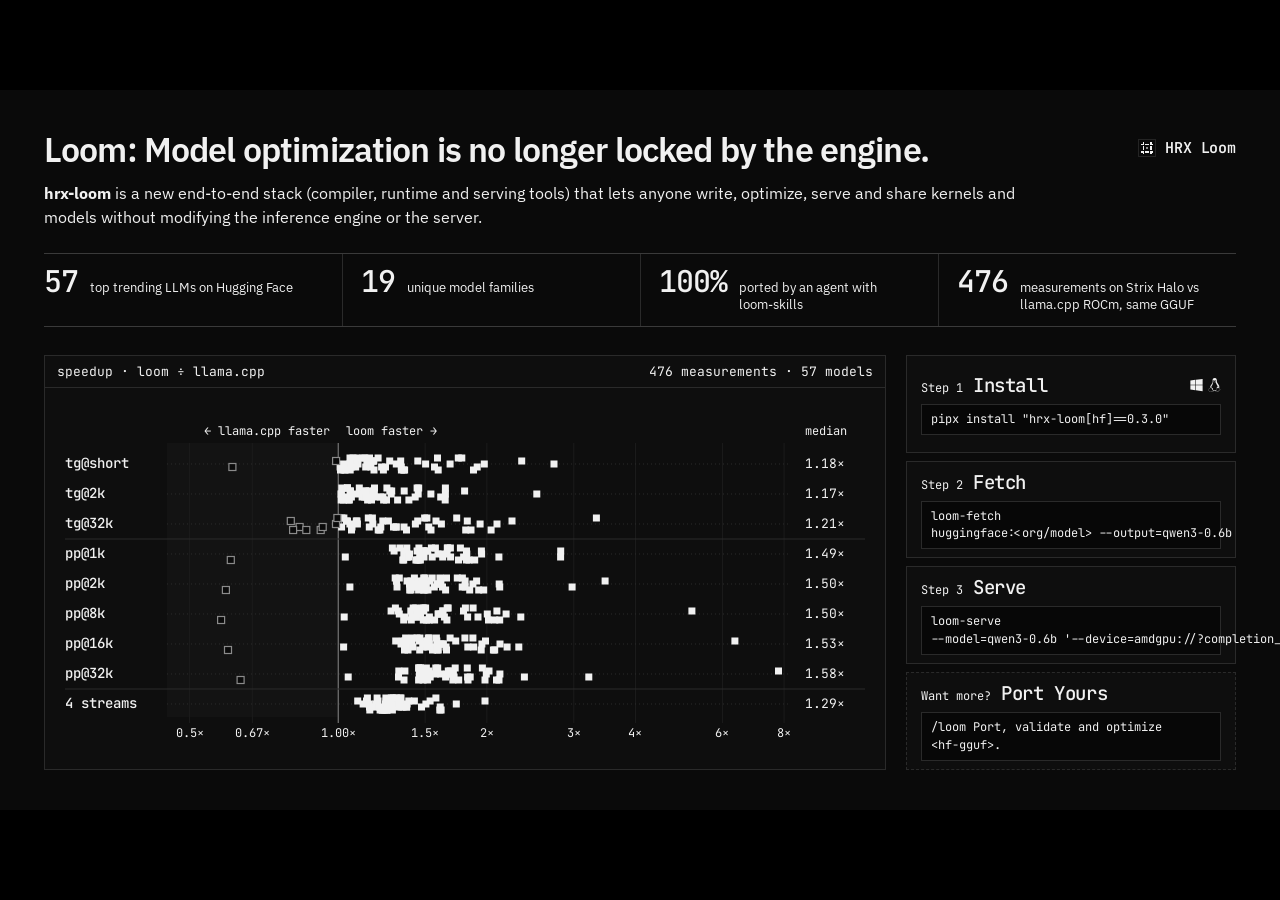
<file: docs/camera.html>
<!DOCTYPE html>
<html lang="en">
<head>
  <meta charset="UTF-8">
  <meta name="viewport" content="width=device-width, initial-scale=1.0">
  <meta name="robots" content="noindex">
  <title>Loom: speedup by workload</title>
  <link rel="icon" href="assets/logo.svg" type="image/svg+xml">
  <link rel="preconnect" href="https://fonts.googleapis.com">
  <link rel="preconnect" href="https://fonts.gstatic.com" crossorigin>
  <link href="https://fonts.googleapis.com/css2?family=JetBrains+Mono:wght@400;500;600&family=IBM+Plex+Sans:wght@400;500;600&display=swap" rel="stylesheet">
  <link rel="stylesheet" href="assets/styles.css?v=1201">
  <script src="assets/data-source.js?v=1201"></script>
  <script src="assets/loom-lib.js?v=1201"></script>
  <script src="assets/charts.js?v=1201"></script>
  <style>
    /* Camera-ready slide: a fixed 1280×720 (16:9 PowerPoint) canvas, every label in the bright text color.
       At 1280×720 or larger it renders 1:1 for a screenshot; smaller windows scale it down to fit. */
    html, body { margin: 0; height: 100%; background: #000; overflow: hidden; }
    .stage { position: absolute; left: 50%; top: 50%; width: 1280px; height: 720px; transform: translate(-50%, -50%) scale(var(--k, 1)); }
    .slide { box-sizing: border-box; width: 1280px; height: 720px; padding: 40px 44px; background: var(--bg); color: var(--hi);
      display: grid; grid-template-rows: auto auto; align-content: center; gap: 28px; overflow: hidden; }
    .slide * { color: var(--hi); }

    .s-head { display: grid; grid-template-columns: minmax(0, 1fr) auto; gap: 24px; align-items: start; }
    .s-head h1 { margin: 0 0 12px; font: 600 34px/1.15 var(--sans); letter-spacing: -0.025em; }
    .s-head p { margin: 0; max-width: 1020px; font: 16px/1.5 var(--sans); }
    .s-head p + p { margin-top: 6px; }
    .s-head .wordmark { margin-top: 8px; font-size: 15px; }
    .proof { grid-column: 1 / -1; display: grid; grid-template-columns: repeat(4, 1fr); margin: 0; border-top: 1px solid var(--line-3); border-bottom: 1px solid var(--line-3); }
    .proof > div { display: flex; align-items: baseline; gap: 12px; padding: 12px 18px; border-left: 1px solid var(--line-2); }
    .proof > div:first-child { border-left: none; padding-left: 0; }
    .proof dt { order: 0; font: 500 30px/1 var(--mono); letter-spacing: -0.03em; white-space: nowrap; }
    .proof dd { margin: 0; font: 13px/1.3 var(--sans); }

    .s-body { display: grid; grid-template-columns: minmax(0, 1fr) 330px; gap: 20px; }
    .s-body .panel-head { color: var(--hi); font-size: 13px; }
    .s-body .chart-panel { display: flex; flex-direction: column; }
    .s-body .chart-body { flex: 1; display: flex; align-items: center; }
    .s-body .chart .ax-t, .s-body .chart .ax-v, .s-body .chart .ax-l { fill: var(--hi); }
    .s-body .chart .ax-t { font-size: 12px; }
    .s-body .chart .ax-v { font-size: 13px; }
    .s-body .chart .ax-l { font-size: 14px; font-weight: 500; }

    .s-steps { display: grid; grid-template-rows: repeat(4, 1fr); gap: 8px; margin: 0; padding: 0; list-style: none; }
    .s-steps li { border: 1px solid var(--line-2); background: var(--panel); padding: 8px 14px; display: flex; flex-direction: column; justify-content: center; gap: 6px; min-width: 0; }
    .s-steps li.port { border-style: dashed; }
    .s-steps .n { display: flex; align-items: baseline; gap: 10px; font: 12px var(--mono); }
    .s-steps .n b { font: 500 19px var(--mono); letter-spacing: -0.02em; }
    .s-steps .n .os-icons { margin: 0 0 0 auto; align-self: center; color: var(--hi); }
    .s-steps code { display: block; font: 12px/1.45 var(--mono); background: #070707; border: 1px solid var(--line-2); padding: 6px 9px; white-space: pre-wrap; }
    .s-steps code .nw { white-space: nowrap; }

    /* camera.html#rainbow: the same dark slide with cheerful rainbow accents. Each chart row gets its own color
       via its data-k metric key; text stays bright white. */
    html.rainbow {
      --r1: #fb7185; --r2: #fb923c; --r3: #facc15; --r4: #4ade80; --r5: #2dd4bf;
      --r6: #38bdf8; --r7: #818cf8; --r8: #c084fc; --r9: #f472b6;
    }
    .rainbow .slide { background-image: radial-gradient(circle at 0 0, rgba(251, 113, 133, .10), transparent 38%), radial-gradient(circle at 100% 100%, rgba(129, 140, 248, .12), transparent 42%); }
    .rainbow .s-head h1 { display: inline-block; background: linear-gradient(90deg, var(--r1), var(--r2) 20%, var(--r3) 36%, var(--r4) 52%, var(--r6) 70%, var(--r7) 85%, var(--r8)); -webkit-background-clip: text; background-clip: text; color: transparent; }
    .rainbow .proof { border-image: linear-gradient(90deg, var(--r1), var(--r3), var(--r4), var(--r6), var(--r8)) 1; }
    .rainbow .proof > div:nth-child(1) dt { color: var(--r1); }
    .rainbow .proof > div:nth-child(2) dt { color: var(--r3); }
    .rainbow .proof > div:nth-child(3) dt { color: var(--r4); }
    .rainbow .proof > div:nth-child(4) dt { color: var(--r7); }
    .rainbow .chart [data-k="decode"] { fill: var(--r1); stroke: var(--r1); }
    .rainbow .chart [data-k="decode_2k"] { fill: var(--r2); stroke: var(--r2); }
    .rainbow .chart [data-k="decode_32k"] { fill: var(--r3); stroke: var(--r3); }
    .rainbow .chart [data-k="prefill_1k"] { fill: var(--r4); stroke: var(--r4); }
    .rainbow .chart [data-k="prefill_2k"] { fill: var(--r5); stroke: var(--r5); }
    .rainbow .chart [data-k="prefill_8k"] { fill: var(--r6); stroke: var(--r6); }
    .rainbow .chart [data-k="prefill_16k"] { fill: var(--r7); stroke: var(--r7); }
    .rainbow .chart [data-k="prefill_32k"] { fill: var(--r8); stroke: var(--r8); }
    .rainbow .chart [data-k="streams4"] { fill: var(--r9); stroke: var(--r9); }
    .rainbow .chart .pt-lo[data-k] { fill: var(--bg); stroke-width: 1.4; }
    .rainbow .s-steps li { border-left-width: 4px; }
    .rainbow .s-steps li:nth-child(1) { border-left-color: var(--r1); }
    .rainbow .s-steps li:nth-child(2) { border-left-color: var(--r3); }
    .rainbow .s-steps li:nth-child(3) { border-left-color: var(--r5); }
    .rainbow .s-steps li.port { border-left-style: solid; border-left-color: var(--r8); }
    .rainbow .s-steps li:nth-child(1) .n b { color: var(--r1); }
    .rainbow .s-steps li:nth-child(2) .n b { color: var(--r3); }
    .rainbow .s-steps li:nth-child(3) .n b { color: var(--r5); }
    .rainbow .s-steps li:nth-child(4) .n b { color: var(--r8); }
  </style>
</head>
<body>
  <script>
    // #rainbow switches on the rainbow accents; set before first paint so there's no flash.
    const theme = () => document.documentElement.classList.toggle('rainbow', location.hash === '#rainbow');
    addEventListener('hashchange', theme);
    theme();
  </script>
  <div class="stage" id="stage">
    <div class="slide">
      <header class="s-head">
        <div>
          <h1>Loom: Model optimization is no longer locked by the engine.</h1>
          <p><b>hrx-loom</b> is a new end-to-end stack (compiler, runtime and serving tools) that lets anyone write, optimize, serve and share kernels and models without modifying the inference engine or the server.</p>
        </div>
        <span class="wordmark"><img src="assets/logo.svg" alt="">HRX Loom</span>
        <dl class="proof">
          <div><dt id="modelCount">51</dt><dd>top trending LLMs on Hugging Face</dd></div>
          <div><dt>19</dt><dd>unique model families</dd></div>
          <div><dt>100%</dt><dd>ported by an agent with <span style="white-space:nowrap">loom-skills</span></dd></div>
          <div><dt id="runCount">449</dt><dd>measurements on <span data-gpu="short">Strix Halo</span> vs llama.cpp ROCm, same GGUF</dd></div>
        </dl>
      </header>

      <div class="s-body">
        <div class="panel chart-panel"><div class="panel-head"><span>speedup · loom ÷ llama.cpp</span><span id="meta"></span></div><div class="chart-body" id="strip"></div></div>
        <ol class="s-steps">
          <li><div class="n">Step 1<b>Install</b><span class="os-icons"><svg class="os-ic" role="img" aria-label="Windows" fill="currentColor" xmlns="http://www.w3.org/2000/svg" viewBox="0 0 448 512"><!--! Font Awesome Free 6.7.2 by @fontawesome - https://fontawesome.com License - https://fontawesome.com/license/free (Icons: CC BY 4.0, Fonts: SIL OFL 1.1, Code: MIT License) Copyright 2024 Fonticons, Inc. --><title>Windows</title><path d="M0 93.7l183.6-25.3v177.4H0V93.7zm0 324.6l183.6 25.3V268.4H0v149.9zm203.8 28L448 480V268.4H203.8v177.9zm0-380.6v180.1H448V32L203.8 65.7z"/></svg><svg class="os-ic" role="img" aria-label="Linux" fill="currentColor" xmlns="http://www.w3.org/2000/svg" viewBox="0 0 448 512"><!--! Font Awesome Free 6.7.2 by @fontawesome - https://fontawesome.com License - https://fontawesome.com/license/free (Icons: CC BY 4.0, Fonts: SIL OFL 1.1, Code: MIT License) Copyright 2024 Fonticons, Inc. --><title>Linux</title><path d="M220.8 123.3c1 .5 1.8 1.7 3 1.7 1.1 0 2.8-.4 2.9-1.5.2-1.4-1.9-2.3-3.2-2.9-1.7-.7-3.9-1-5.5-.1-.4.2-.8.7-.6 1.1.3 1.3 2.3 1.1 3.4 1.7zm-21.9 1.7c1.2 0 2-1.2 3-1.7 1.1-.6 3.1-.4 3.5-1.6.2-.4-.2-.9-.6-1.1-1.6-.9-3.8-.6-5.5.1-1.3.6-3.4 1.5-3.2 2.9.1 1 1.8 1.5 2.8 1.4zM420 403.8c-3.6-4-5.3-11.6-7.2-19.7-1.8-8.1-3.9-16.8-10.5-22.4-1.3-1.1-2.6-2.1-4-2.9-1.3-.8-2.7-1.5-4.1-2 9.2-27.3 5.6-54.5-3.7-79.1-11.4-30.1-31.3-56.4-46.5-74.4-17.1-21.5-33.7-41.9-33.4-72C311.1 85.4 315.7.1 234.8 0 132.4-.2 158 103.4 156.9 135.2c-1.7 23.4-6.4 41.8-22.5 64.7-18.9 22.5-45.5 58.8-58.1 96.7-6 17.9-8.8 36.1-6.2 53.3-6.5 5.8-11.4 14.7-16.6 20.2-4.2 4.3-10.3 5.9-17 8.3s-14 6-18.5 14.5c-2.1 3.9-2.8 8.1-2.8 12.4 0 3.9.6 7.9 1.2 11.8 1.2 8.1 2.5 15.7.8 20.8-5.2 14.4-5.9 24.4-2.2 31.7 3.8 7.3 11.4 10.5 20.1 12.3 17.3 3.6 40.8 2.7 59.3 12.5 19.8 10.4 39.9 14.1 55.9 10.4 11.6-2.6 21.1-9.6 25.9-20.2 12.5-.1 26.3-5.4 48.3-6.6 14.9-1.2 33.6 5.3 55.1 4.1.6 2.3 1.4 4.6 2.5 6.7v.1c8.3 16.7 23.8 24.3 40.3 23 16.6-1.3 34.1-11 48.3-27.9 13.6-16.4 36-23.2 50.9-32.2 7.4-4.5 13.4-10.1 13.9-18.3.4-8.2-4.4-17.3-15.5-29.7zM223.7 87.3c9.8-22.2 34.2-21.8 44-.4 6.5 14.2 3.6 30.9-4.3 40.4-1.6-.8-5.9-2.6-12.6-4.9 1.1-1.2 3.1-2.7 3.9-4.6 4.8-11.8-.2-27-9.1-27.3-7.3-.5-13.9 10.8-11.8 23-4.1-2-9.4-3.5-13-4.4-1-6.9-.3-14.6 2.9-21.8zM183 75.8c10.1 0 20.8 14.2 19.1 33.5-3.5 1-7.1 2.5-10.2 4.6 1.2-8.9-3.3-20.1-9.6-19.6-8.4.7-9.8 21.2-1.8 28.1 1 .8 1.9-.2-5.9 5.5-15.6-14.6-10.5-52.1 8.4-52.1zm-13.6 60.7c6.2-4.6 13.6-10 14.1-10.5 4.7-4.4 13.5-14.2 27.9-14.2 7.1 0 15.6 2.3 25.9 8.9 6.3 4.1 11.3 4.4 22.6 9.3 8.4 3.5 13.7 9.7 10.5 18.2-2.6 7.1-11 14.4-22.7 18.1-11.1 3.6-19.8 16-38.2 14.9-3.9-.2-7-1-9.6-2.1-8-3.5-12.2-10.4-20-15-8.6-4.8-13.2-10.4-14.7-15.3-1.4-4.9 0-9 4.2-12.3zm3.3 334c-2.7 35.1-43.9 34.4-75.3 18-29.9-15.8-68.6-6.5-76.5-21.9-2.4-4.7-2.4-12.7 2.6-26.4v-.2c2.4-7.6.6-16-.6-23.9-1.2-7.8-1.8-15 .9-20 3.5-6.7 8.5-9.1 14.8-11.3 10.3-3.7 11.8-3.4 19.6-9.9 5.5-5.7 9.5-12.9 14.3-18 5.1-5.5 10-8.1 17.7-6.9 8.1 1.2 15.1 6.8 21.9 16l19.6 35.6c9.5 19.9 43.1 48.4 41 68.9zm-1.4-25.9c-4.1-6.6-9.6-13.6-14.4-19.6 7.1 0 14.2-2.2 16.7-8.9 2.3-6.2 0-14.9-7.4-24.9-13.5-18.2-38.3-32.5-38.3-32.5-13.5-8.4-21.1-18.7-24.6-29.9s-3-23.3-.3-35.2c5.2-22.9 18.6-45.2 27.2-59.2 2.3-1.7.8 3.2-8.7 20.8-8.5 16.1-24.4 53.3-2.6 82.4.6-20.7 5.5-41.8 13.8-61.5 12-27.4 37.3-74.9 39.3-112.7 1.1.8 4.6 3.2 6.2 4.1 4.6 2.7 8.1 6.7 12.6 10.3 12.4 10 28.5 9.2 42.4 1.2 6.2-3.5 11.2-7.5 15.9-9 9.9-3.1 17.8-8.6 22.3-15 7.7 30.4 25.7 74.3 37.2 95.7 6.1 11.4 18.3 35.5 23.6 64.6 3.3-.1 7 .4 10.9 1.4 13.8-35.7-11.7-74.2-23.3-84.9-4.7-4.6-4.9-6.6-2.6-6.5 12.6 11.2 29.2 33.7 35.2 59 2.8 11.6 3.3 23.7.4 35.7 16.4 6.8 35.9 17.9 30.7 34.8-2.2-.1-3.2 0-4.2 0 3.2-10.1-3.9-17.6-22.8-26.1-19.6-8.6-36-8.6-38.3 12.5-12.1 4.2-18.3 14.7-21.4 27.3-2.8 11.2-3.6 24.7-4.4 39.9-.5 7.7-3.6 18-6.8 29-32.1 22.9-76.7 32.9-114.3 7.2zm257.4-11.5c-.9 16.8-41.2 19.9-63.2 46.5-13.2 15.7-29.4 24.4-43.6 25.5s-26.5-4.8-33.7-19.3c-4.7-11.1-2.4-23.1 1.1-36.3 3.7-14.2 9.2-28.8 9.9-40.6.8-15.2 1.7-28.5 4.2-38.7 2.6-10.3 6.6-17.2 13.7-21.1.3-.2.7-.3 1-.5.8 13.2 7.3 26.6 18.8 29.5 12.6 3.3 30.7-7.5 38.4-16.3 9-.3 15.7-.9 22.6 5.1 9.9 8.5 7.1 30.3 17.1 41.6 10.6 11.6 14 19.5 13.7 24.6zM173.3 148.7c2 1.9 4.7 4.5 8 7.1 6.6 5.2 15.8 10.6 27.3 10.6 11.6 0 22.5-5.9 31.8-10.8 4.9-2.6 10.9-7 14.8-10.4s5.9-6.3 3.1-6.6-2.6 2.6-6 5.1c-4.4 3.2-9.7 7.4-13.9 9.8-7.4 4.2-19.5 10.2-29.9 10.2s-18.7-4.8-24.9-9.7c-3.1-2.5-5.7-5-7.7-6.9-1.5-1.4-1.9-4.6-4.3-4.9-1.4-.1-1.8 3.7 1.7 6.5z"/></svg></span></div><code>pipx install "hrx-loom[hf]==0.3.0"</code></li>
          <li><div class="n">Step 2<b>Fetch</b></div><code>loom-fetch <span class="nw">huggingface:&lt;org/model&gt; --output=qwen3-0.6b</span></code></li>
          <li><div class="n">Step 3<b>Serve</b></div><code>loom-serve <span class="nw">--model=qwen3-0.6b '--device=amdgpu://?completion_spin_ns=4294967295'</span></code></li>
          <li class="port"><div class="n">Want more?<b>Port Yours</b></div><code>/loom Port, validate and optimize <span class="nw">&lt;hf-gguf&gt;.</span></code></li>
        </ol>
      </div>
    </div>
  </div>
  <script>
    (() => {
      // tg = token generation (decode), pp = prompt processing (prefill), at the given context/document size.
      const LABELS = {
        decode: 'tg@short', decode_2k: 'tg@2k', decode_32k: 'tg@32k',
        prefill_1k: 'pp@1k', prefill_2k: 'pp@2k', prefill_8k: 'pp@8k', prefill_16k: 'pp@16k', prefill_32k: 'pp@32k',
        streams4: '4 streams',
      };
      CHARTS.mountStrip(document.getElementById('strip'), LOOM.models, { label: x => LABELS[x.key] || x.label, wins: false, medTick: false });
      // "19 unique model families" is counted by GGUF general.architecture (from the Hugging Face API, 2026-11-13).
      // One family per distinct architecture; fine-tunes and weight-only updates join their base:
      //   llama (Llama-3.2, Nanbeige4.3, HyperCLOVAX-SEED) · qwen2 · qwen2vl · qwen3 · qwen3moe · qwen3vl ·
      //   qwen35 · qwen35moe (Qwen3.5/3.6/3.8-27B, Ornith, Sage, MiniCPM-V-4.7 split across these two) ·
      //   qwen4exp (Qwen3.8-Flash-Next) · gemma3 · gemma4 (incl. Nemotron-3.5-Bolt) · lfm2moe · lfm3 · gpt-oss ·
      //   flint · laguna · mellum · muse-glimmer · spark2_5. Recount when models with a new architecture are added.
      document.getElementById('modelCount').textContent = LOOM.models.length;
      document.getElementById('runCount').textContent = LOOM.stats().runs;
      document.getElementById('meta').textContent = `${LOOM.stats().runs} measurements · ${LOOM.models.length} models`;
      // Scale the fixed 1280×720 slide down to fit smaller windows; never up, so a full-size window screenshots 1:1.
      const fitStage = () => document.getElementById('stage').style.setProperty('--k', Math.min(1, innerWidth / 1280, innerHeight / 720));
      addEventListener('resize', fitStage);
      fitStage();
    })();
  </script>
</body>
</html>
</file>
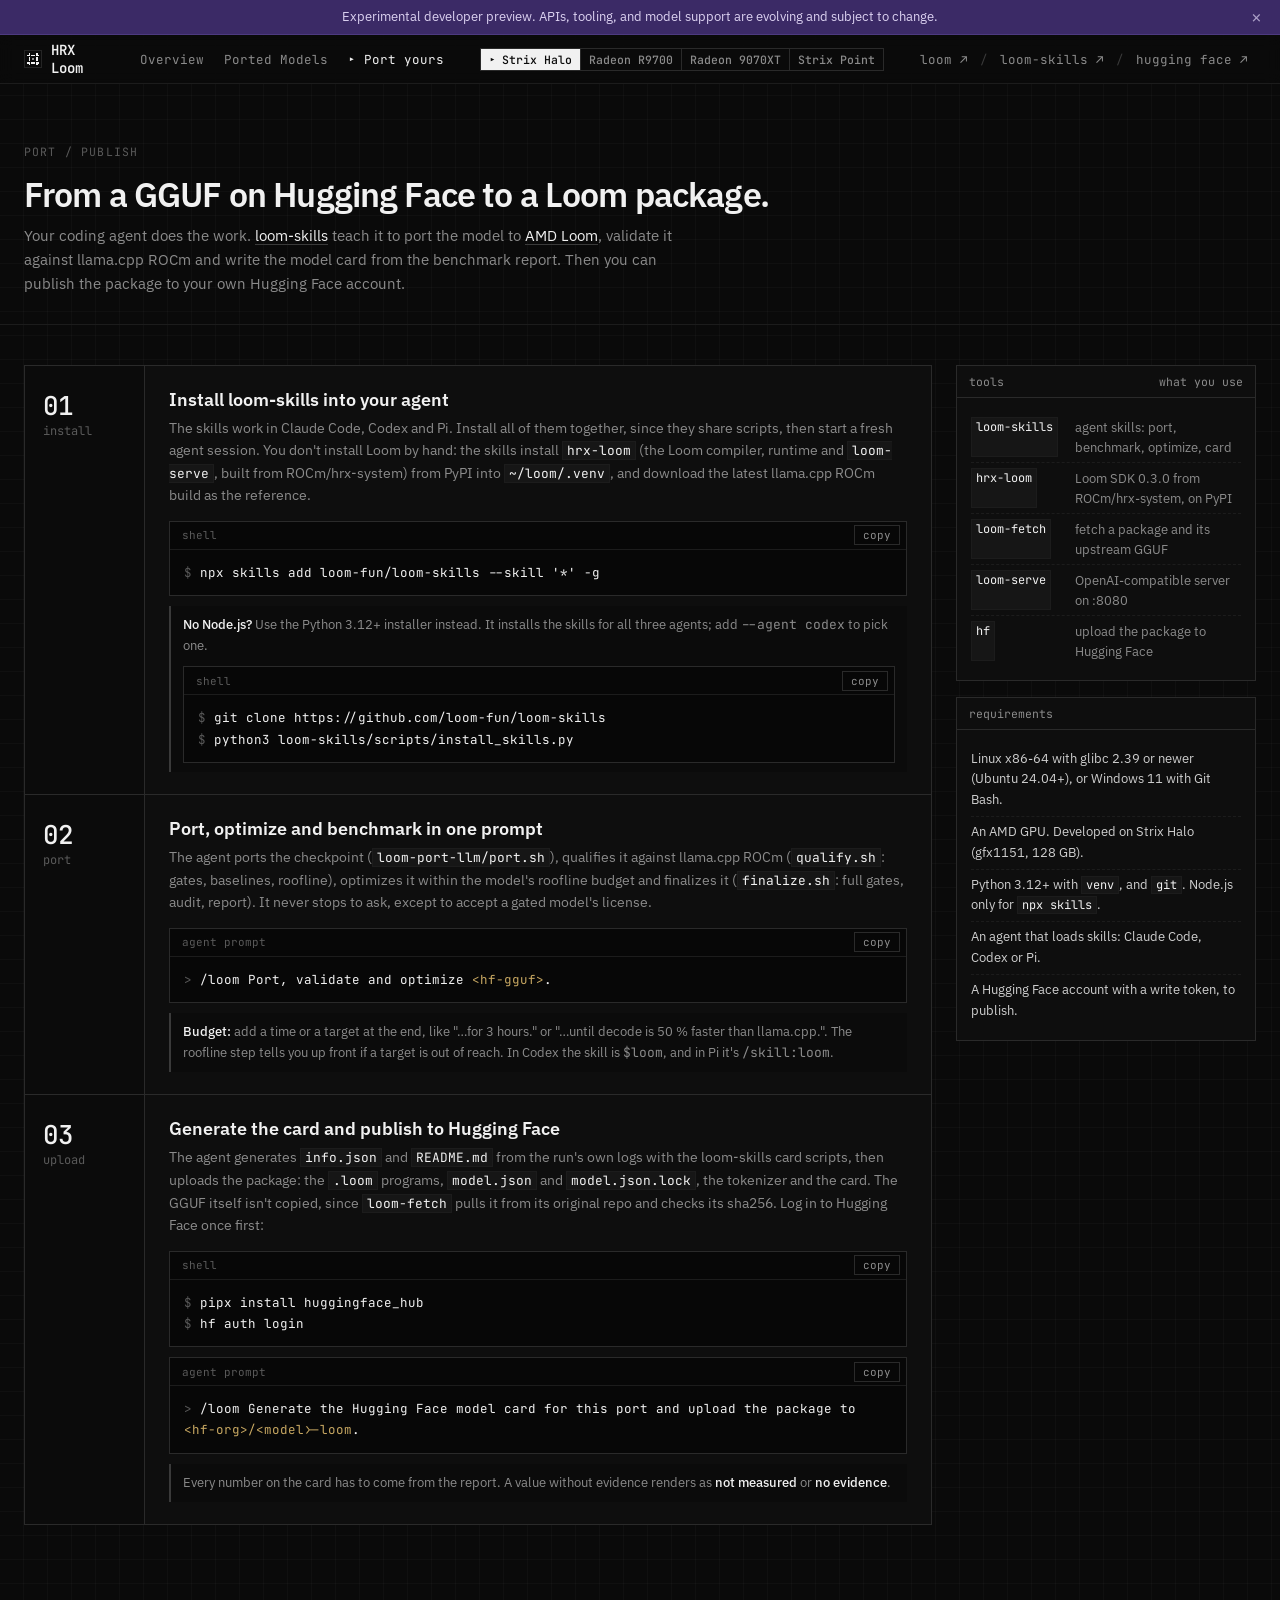
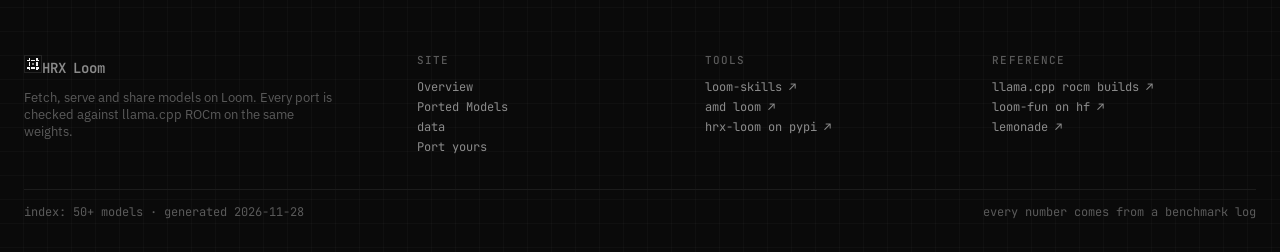
<file: docs/submit.html>
<!DOCTYPE html>
<html lang="en">
<head>
  <meta charset="UTF-8">
  <meta name="viewport" content="width=device-width, initial-scale=1.0">
  <title>port & publish · HRX Loom</title>
  <meta name="description" content="Port a GGUF to AMD Loom with loom-skills and publish it to Hugging Face.">
  <link rel="icon" href="assets/logo.svg" type="image/svg+xml">
  <link rel="preconnect" href="https://fonts.googleapis.com">
  <link rel="preconnect" href="https://fonts.gstatic.com" crossorigin>
  <link href="https://fonts.googleapis.com/css2?family=JetBrains+Mono:wght@400;500;600&family=IBM+Plex+Sans:wght@400;500;600&display=swap" rel="stylesheet">
  <link rel="stylesheet" href="assets/styles.css?v=1201">
  <script src="assets/data-source.js?v=1201"></script>
  <script src="assets/loom-lib.js?v=1201"></script>
  <script src="assets/navbar.js?v=16"></script>
  <script src="assets/footer.js?v=9"></script>
</head>
<body data-page="submit">
  <div class="navbar-placeholder"></div>

  <main>
    <section class="page-head">
      <div class="wrap">
        <span class="label">port / publish</span>
        <h1>From a GGUF on Hugging Face to a Loom package.</h1>
        <p>Your coding agent does the work. <a class="u" href="https://github.com/loom-fun/loom-skills" target="_blank" rel="noopener">loom-skills</a> teach it to port the model to <a class="u" href="https://github.com/ROCm/hrx-system" target="_blank" rel="noopener">AMD Loom</a>, validate it against llama.cpp ROCm and write the model card from the benchmark report. Then you can publish the package to your own Hugging Face account.</p>
      </div>
    </section>

    <section class="sec" style="border-bottom:none;padding-top:40px">
      <div class="wrap submit-grid">
        <div class="steps">
          <div class="step">
            <div class="step-n"><b>01</b>install</div>
            <div class="step-body">
              <h3>Install loom-skills into your agent</h3>
              <p>The skills work in Claude Code, Codex and Pi. Install all of them together, since they share scripts, then start a fresh agent session. You don't install Loom by hand: the skills install <code>hrx-loom</code> (the Loom compiler, runtime and <code>loom-serve</code>, built from ROCm/hrx-system) from PyPI into <code>~/loom/.venv</code>, and download the latest llama.cpp ROCm build as the reference.</p>
              <div class="code"><div class="code-head"><span>shell</span><button class="copy" data-copy>copy</button></div><pre><code><span class="p">$ </span>npx skills add loom-fun/loom-skills --skill '*' -g</code></pre></div>
              <div class="note"><b>No Node.js?</b> Use the Python 3.12+ installer instead. It installs the skills for all three agents; add <code>--agent codex</code> to pick one.
              <div class="code" style="margin-top:10px"><div class="code-head"><span>shell</span><button class="copy" data-copy>copy</button></div><pre><code><span class="p">$ </span>git clone https://github.com/loom-fun/loom-skills
<span class="p">$ </span>python3 loom-skills/scripts/install_skills.py</code></pre></div></div>
            </div>
          </div>

          <div class="step">
            <div class="step-n"><b>02</b>port</div>
            <div class="step-body">
              <h3>Port, optimize and benchmark in one prompt</h3>
              <p>The agent ports the checkpoint (<code>loom-port-llm/port.sh</code>), qualifies it against llama.cpp ROCm (<code>qualify.sh</code>: gates, baselines, roofline), optimizes it within the model's roofline budget and finalizes it (<code>finalize.sh</code>: full gates, audit, report). It never stops to ask, except to accept a gated model's license.</p>
              <div class="code"><div class="code-head"><span>agent prompt</span><button class="copy" data-copy>copy</button></div><pre class="wrap"><code><span class="p">&gt; </span>/loom Port, validate and optimize <span class="s">&lt;hf-gguf&gt;</span>.</code></pre></div>
              <div class="note"><b>Budget:</b> add a time or a target at the end, like "…for 3 hours." or "…until decode is 50 % faster than llama.cpp.". The roofline step tells you up front if a target is out of reach. In Codex the skill is <code>$loom</code>, and in Pi it's <code>/skill:loom</code>.</div>
            </div>
          </div>

          <div class="step">
            <div class="step-n"><b>03</b>upload</div>
            <div class="step-body">
              <h3>Generate the card and publish to Hugging Face</h3>
              <p>The agent generates <code>info.json</code> and <code>README.md</code> from the run's own logs with the loom-skills card scripts, then uploads the package: the <code>.loom</code> programs, <code>model.json</code> and <code>model.json.lock</code>, the tokenizer and the card. The GGUF itself isn't copied, since <code>loom-fetch</code> pulls it from its original repo and checks its sha256. Log in to Hugging Face once first:</p>
              <div class="code"><div class="code-head"><span>shell</span><button class="copy" data-copy>copy</button></div><pre><code><span class="p">$ </span>pipx install huggingface_hub
<span class="p">$ </span>hf auth login</code></pre></div>
              <div class="code"><div class="code-head"><span>agent prompt</span><button class="copy" data-copy>copy</button></div><pre class="wrap"><code><span class="p">&gt; </span>/loom Generate the Hugging Face model card for this port and upload the package to <span class="s">&lt;hf-org&gt;/&lt;model&gt;-loom</span>.</code></pre></div>
              <div class="note">Every number on the card has to come from the report. A value without evidence renders as <b>not measured</b> or <b>no evidence</b>.</div>
            </div>
          </div>
        </div>

        <aside class="aside">
          <div class="panel">
            <div class="panel-head"><span>tools</span><span>what you use</span></div>
            <div>
              <ul class="cmd-ref">
                <li><code>loom-skills</code><span>agent skills: port, benchmark, optimize, card</span></li>
                <li><code>hrx-loom</code><span>Loom SDK 0.3.0 from ROCm/hrx-system, on PyPI</span></li>
                <li><code>loom-fetch</code><span>fetch a package and its upstream GGUF</span></li>
                <li><code>loom-serve</code><span>OpenAI-compatible server on :8080</span></li>
                <li><code>hf</code><span>upload the package to Hugging Face</span></li>
              </ul>
            </div>
          </div>
          <div class="panel">
            <div class="panel-head"><span>requirements</span><span></span></div>
            <div>
              <ul>
                <li>Linux x86-64 with glibc 2.39 or newer (Ubuntu 24.04+), or Windows 11 with Git Bash.</li>
                <li>An AMD GPU. Developed on Strix Halo (gfx1151, 128 GB).</li>
                <li>Python 3.12+ with <code>venv</code>, and <code>git</code>. Node.js only for <code>npx skills</code>.</li>
                <li>An agent that loads skills: Claude Code, Codex or Pi.</li>
                <li>A Hugging Face account with a write token, to publish.</li>
              </ul>
            </div>
          </div>        </aside>
      </div>
    </section>
  </main>

  <div class="footer-placeholder"></div>
  <script>LOOM.copyButtons();</script>
</body>
</html>
</file>
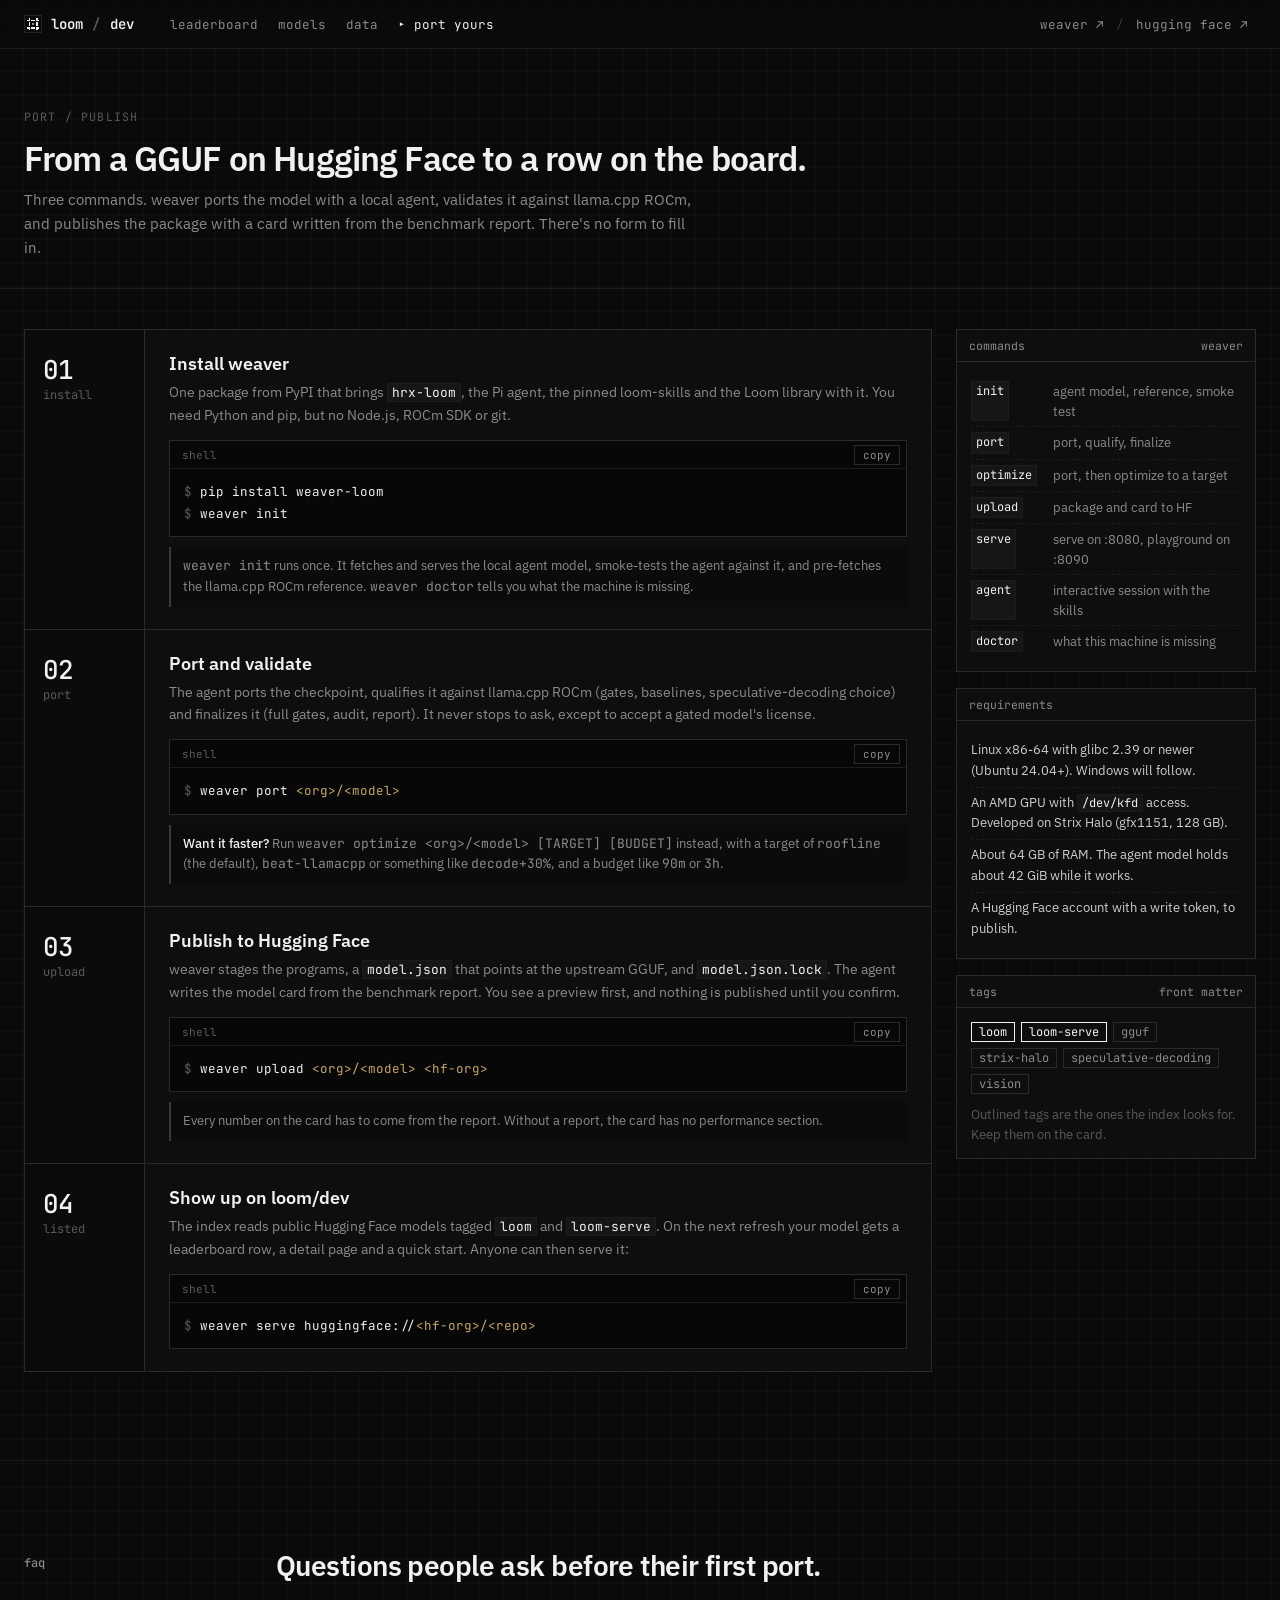
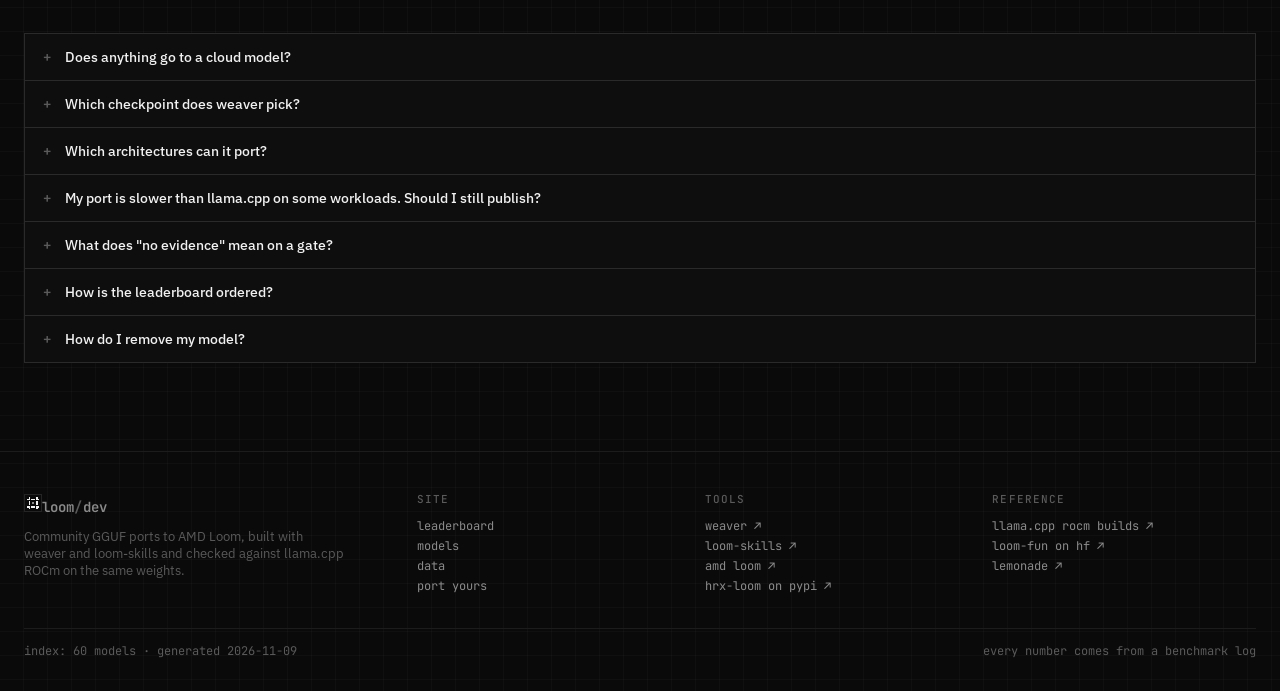
<file: website/submit.html>
<!DOCTYPE html>
<html lang="en">
<head>
  <meta charset="UTF-8">
  <meta name="viewport" content="width=device-width, initial-scale=1.0">
  <title>port & publish · loom/dev</title>
  <meta name="description" content="Port a GGUF to AMD Loom with weaver, publish it to Hugging Face, and it shows up on loom/dev.">
  <link rel="icon" href="assets/logo.svg" type="image/svg+xml">
  <link rel="preconnect" href="https://fonts.googleapis.com">
  <link rel="preconnect" href="https://fonts.gstatic.com" crossorigin>
  <link href="https://fonts.googleapis.com/css2?family=JetBrains+Mono:wght@400;500;600&family=IBM+Plex+Sans:wght@400;500;600&display=swap" rel="stylesheet">
  <link rel="stylesheet" href="assets/styles.css?v=7">
  <script src="assets/loom-data.js?v=7"></script>
  <script src="assets/loom-lib.js?v=7"></script>
  <script src="assets/navbar.js?v=7"></script>
  <script src="assets/footer.js?v=7"></script>
</head>
<body data-page="submit">
  <div class="navbar-placeholder"></div>

  <main>
    <section class="page-head">
      <div class="wrap">
        <span class="label">port / publish</span>
        <h1>From a GGUF on Hugging Face to a row on the board.</h1>
        <p>Three commands. weaver ports the model with a local agent, validates it against llama.cpp ROCm, and publishes the package with a card written from the benchmark report. There's no form to fill in.</p>
      </div>
    </section>

    <section class="sec" style="border-bottom:none;padding-top:40px">
      <div class="wrap submit-grid">
        <div class="steps">
          <div class="step">
            <div class="step-n"><b>01</b>install</div>
            <div class="step-body">
              <h3>Install weaver</h3>
              <p>One package from PyPI that brings <code>hrx-loom</code>, the Pi agent, the pinned loom-skills and the Loom library with it. You need Python and pip, but no Node.js, ROCm SDK or git.</p>
              <div class="code"><div class="code-head"><span>shell</span><button class="copy" data-copy>copy</button></div><pre><code><span class="p">$ </span>pip install weaver-loom
<span class="p">$ </span>weaver init</code></pre></div>
              <div class="note"><code>weaver init</code> runs once. It fetches and serves the local agent model, smoke-tests the agent against it, and pre-fetches the llama.cpp ROCm reference. <code>weaver doctor</code> tells you what the machine is missing.</div>
            </div>
          </div>

          <div class="step">
            <div class="step-n"><b>02</b>port</div>
            <div class="step-body">
              <h3>Port and validate</h3>
              <p>The agent ports the checkpoint, qualifies it against llama.cpp ROCm (gates, baselines, speculative-decoding choice) and finalizes it (full gates, audit, report). It never stops to ask, except to accept a gated model's license.</p>
              <div class="code"><div class="code-head"><span>shell</span><button class="copy" data-copy>copy</button></div><pre><code><span class="p">$ </span>weaver port <span class="s">&lt;org&gt;/&lt;model&gt;</span></code></pre></div>
              <div class="note"><b>Want it faster?</b> Run <code>weaver optimize &lt;org&gt;/&lt;model&gt; [TARGET] [BUDGET]</code> instead, with a target of <code>roofline</code> (the default), <code>beat-llamacpp</code> or something like <code>decode+30%</code>, and a budget like <code>90m</code> or <code>3h</code>.</div>
            </div>
          </div>

          <div class="step">
            <div class="step-n"><b>03</b>upload</div>
            <div class="step-body">
              <h3>Publish to Hugging Face</h3>
              <p>weaver stages the programs, a <code>model.json</code> that points at the upstream GGUF, and <code>model.json.lock</code>. The agent writes the model card from the benchmark report. You see a preview first, and nothing is published until you confirm.</p>
              <div class="code"><div class="code-head"><span>shell</span><button class="copy" data-copy>copy</button></div><pre><code><span class="p">$ </span>weaver upload <span class="s">&lt;org&gt;/&lt;model&gt; &lt;hf-org&gt;</span></code></pre></div>
              <div class="note">Every number on the card has to come from the report. Without a report, the card has no performance section.</div>
            </div>
          </div>

          <div class="step">
            <div class="step-n"><b>04</b>listed</div>
            <div class="step-body">
              <h3>Show up on loom/dev</h3>
              <p>The index reads public Hugging Face models tagged <code>loom</code> and <code>loom-serve</code>. On the next refresh your model gets a leaderboard row, a detail page and a quick start. Anyone can then serve it:</p>
              <div class="code"><div class="code-head"><span>shell</span><button class="copy" data-copy>copy</button></div><pre><code><span class="p">$ </span>weaver serve huggingface://<span class="s">&lt;hf-org&gt;/&lt;repo&gt;</span></code></pre></div>
            </div>
          </div>
        </div>

        <aside class="aside">
          <div class="panel">
            <div class="panel-head"><span>commands</span><span>weaver</span></div>
            <div>
              <ul class="cmd-ref">
                <li><code>init</code><span>agent model, reference, smoke test</span></li>
                <li><code>port</code><span>port, qualify, finalize</span></li>
                <li><code>optimize</code><span>port, then optimize to a target</span></li>
                <li><code>upload</code><span>package and card to HF</span></li>
                <li><code>serve</code><span>serve on :8080, playground on :8090</span></li>
                <li><code>agent</code><span>interactive session with the skills</span></li>
                <li><code>doctor</code><span>what this machine is missing</span></li>
              </ul>
            </div>
          </div>
          <div class="panel">
            <div class="panel-head"><span>requirements</span><span></span></div>
            <div>
              <ul>
                <li>Linux x86-64 with glibc 2.39 or newer (Ubuntu 24.04+). Windows will follow.</li>
                <li>An AMD GPU with <code>/dev/kfd</code> access. Developed on Strix Halo (gfx1151, 128 GB).</li>
                <li>About 64 GB of RAM. The agent model holds about 42 GiB while it works.</li>
                <li>A Hugging Face account with a write token, to publish.</li>
              </ul>
            </div>
          </div>
          <div class="panel">
            <div class="panel-head"><span>tags</span><span>front matter</span></div>
            <div>
              <div class="tags"><span class="req">loom</span><span class="req">loom-serve</span><span>gguf</span><span>strix-halo</span><span>speculative-decoding</span><span>vision</span></div>
              <p class="fine">Outlined tags are the ones the index looks for. Keep them on the card.</p>
            </div>
          </div>
        </aside>
      </div>
    </section>

    <section class="sec" style="border-top:1px solid var(--line)">
      <div class="wrap">
        <div class="sec-head">
          <div class="sec-idx"><b>faq</b></div>
          <div><h2>Questions people ask before their first port.</h2></div>
        </div>
        <div class="faq">
          <details><summary>Does anything go to a cloud model?</summary>
            <p>No. weaver runs the loom-skills with a local agent: Pi driving Qwen3.8-27B on loom-serve, on your machine.</p></details>
          <details><summary>Which checkpoint does weaver pick?</summary>
            <p>A checkpoint is <code>huggingface://org/repo[:file.gguf]</code>, <code>org/repo</code> or a huggingface.co URL. Without a file, weaver uses plain Q4_K_M from your Hugging Face cache. Speculative decoding is on whenever the GGUF supports it; <code>--no-spec</code> turns it off.</p></details>
          <details><summary>Which architectures can it port?</summary>
            <p>The starter kit covers dense transformers and Qwen3.5-style gated delta-net hybrids, with vision projectors and speculative-decoding drafters where the model has them. Anything else goes through the hand-port playbook in <code>loom-port-llm</code>, which takes longer.</p></details>
          <details><summary>My port is slower than llama.cpp on some workloads. Should I still publish?</summary>
            <p>Yes. The index shows every workload, including the ones where llama.cpp is faster. A working, verified port is the useful part, and a slow workload is a clear target for <code>weaver optimize</code>.</p></details>
          <details><summary>What does "no evidence" mean on a gate?</summary>
            <p>The gate applies to the model, but no recorded run covers it yet. A full <code>finalize.sh</code> run fills it in.</p></details>
          <details><summary>How is the leaderboard ordered?</summary>
            <p>By the geometric mean of Loom's throughput over llama.cpp's across every workload the model was measured on: decode at short, 2k and 32k context, prefill on 1k to 32k documents, and 4-stream aggregate decode. Missing workloads are skipped. You can re-sort by any column.</p></details>
          <details><summary>How do I remove my model?</summary>
            <p>Remove the <code>loom</code> tag from the card, or make the repository private. It drops off on the next refresh.</p></details>
        </div>
      </div>
    </section>
  </main>

  <div class="footer-placeholder"></div>
  <script>LOOM.copyButtons();</script>
</body>
</html>
</file>
<file: docs/assets/styles.css>
/* HRX Loom styles: monochrome telemetry */

:root {
  --bg: #0a0a0a;
  --panel: #0e0e0e;
  --panel-2: #121212;
  --line: #1c1c1c;
  --line-2: #2a2a2a;
  --line-3: #3a3a3a;

  --fg: #cfcfcf;
  --hi: #f1f1f1;
  --dim: #8b8b8b;
  --faint: #5a5a5a;

  --ok: #8fbf8f;
  --bad: #d77a7a;
  --warn: #c8a862;
  --live: #b9f18d;

  --mono: 'JetBrains Mono', ui-monospace, Consolas, monospace;
  --sans: 'IBM Plex Sans', 'Segoe UI', system-ui, sans-serif;

  --max: 1320px;
  --grid: 24px;
}

*, *::before, *::after { box-sizing: border-box; }
html { scroll-behavior: smooth; scroll-padding-top: 64px; }
body {
  margin: 0;
  background-color: var(--bg);
  background-image:
    linear-gradient(rgba(255, 255, 255, 0.022) 1px, transparent 1px),
    linear-gradient(90deg, rgba(255, 255, 255, 0.022) 1px, transparent 1px);
  background-size: var(--grid) var(--grid);
  background-position: -1px -1px;
  color: var(--fg);
  font: 14px/1.6 var(--sans);
  -webkit-font-smoothing: antialiased;
}
a { color: inherit; text-decoration: none; }
a.u, p a, li a, .fine a { color: var(--hi); text-decoration: underline; text-decoration-color: var(--line-3); text-underline-offset: 3px; }
a.u:hover, p a:hover, li a:hover, .fine a:hover { text-decoration-color: var(--hi); }
code, pre, .mono { font-family: var(--mono); }
::selection { background: #e8e8e8; color: #0a0a0a; }

.wrap { max-width: var(--max); margin: 0 auto; padding: 0 24px; }
.dim { color: var(--dim); }
.faint { color: var(--faint); }
.hi { color: var(--hi); }
.ok { color: var(--ok); }
.bad { color: var(--bad); }

/* === Nav === */
.preview-band { position: relative; background: #3b2a66; color: #ddd3f2; padding: 8px 48px; font: 13px/1.4 var(--sans); text-align: center; border-bottom: 1px solid #4d3a80; }
.pb-close { position: absolute; right: 12px; top: 50%; transform: translateY(-50%); width: 24px; height: 24px; padding: 0; background: none; border: none; border-radius: 3px; color: #ddd3f2; font: 18px/1 var(--sans); cursor: pointer; opacity: .7; }
.pb-close:hover { opacity: 1; background: rgba(255, 255, 255, .1); }
.nav { position: sticky; top: 0; z-index: 50; background: rgba(10, 10, 10, 0.9); backdrop-filter: blur(8px); -webkit-backdrop-filter: blur(8px); border-bottom: 1px solid var(--line); }
.nav-inner { max-width: var(--max); margin: 0 auto; padding: 0 24px; height: 48px; display: flex; align-items: center; gap: 28px; font: 12.5px var(--mono); }
.wordmark { display: inline-flex; align-items: center; gap: 9px; color: var(--hi); font: 600 14px var(--mono); letter-spacing: -0.01em; }
.wordmark img { width: 18px; height: 18px; }
.wordmark span { color: var(--faint); margin: 0 1px; }
.nav-links { display: flex; gap: 4px; flex: 1; }
.nav-links a, .nav-ext a { color: var(--dim); padding: 4px 8px; white-space: nowrap; transition: color .12s; }
.nav-links a:hover, .nav-ext a:hover, .nav-links a.active { color: var(--hi); }
.nav-links a.active::before { content: '▸ '; color: var(--hi); }
.nav-ext { display: flex; gap: 4px; align-items: center; }
.nav-ext .sep { color: var(--line-3); }
.nav-toggle { display: none; background: none; border: 1px solid var(--line-2); color: var(--fg); font: 12px var(--mono); padding: 3px 8px; cursor: pointer; margin-left: auto; }

/* ?org= other than loom-fun (data-source.js) */
.org-band { background: #4a3410; color: #f0dcb4; padding: 6px 16px; font: 12.5px/1.4 var(--mono); text-align: center; border-bottom: 1px solid #6b4c1a; }
.org-band b { color: #fff; font-weight: 600; }
.org-band a { color: #fff; text-decoration: underline; margin-left: 8px; }

/* === GPU toggle: at the home page's fold, and docked into the nav (navbar.js) === */
.gpu-tg { display: inline-flex; border: 1px solid var(--line-3); background: var(--bg); }
.gpu-tg a { display: inline-flex; align-items: baseline; gap: 8px; padding: 7px 16px; font: 500 13px var(--mono); color: var(--dim); white-space: nowrap; transition: color .12s, background .12s; }
.gpu-tg a + a { border-left: 1px solid var(--line-3); }
.gpu-tg a:hover { color: var(--hi); }
.gpu-tg a.on { background: var(--hi); color: #0a0a0a; }
.gpu-tg a small { font-size: 11px; color: var(--faint); }
.gpu-tg a.on small { color: #555; }
.gpu-tg a.on::before { content: '▸'; margin-right: -2px; }
.gpu-tg.compact { border-color: var(--line-2); }
.gpu-tg.compact a { padding: 3px 8px; font-size: 11.5px; }
.gpu-tg.compact a + a { border-left-color: var(--line-2); }
.gpu-fold { border-bottom: 1px solid var(--line); background: var(--panel); }
.gpu-fold-in { display: flex; align-items: center; gap: 16px; flex-wrap: wrap; min-height: 64px; padding-top: 12px; padding-bottom: 12px; }
.gpu-fold-l { font: 11.5px var(--mono); text-transform: uppercase; letter-spacing: .1em; color: var(--faint); }
.gpu-fold-r { font: 12px var(--mono); color: var(--faint); margin-left: auto; }
.gpu-alts { display: grid; }   /* every GPU's version of a command in one cell: sized by the longest */
.gpu-alt { grid-area: 1 / 1; visibility: hidden; }
.gpu-alt.on { visibility: visible; }
.nav-gpu { display: flex; align-items: center; opacity: 0; visibility: hidden; transform: translateY(-6px); transition: opacity .18s ease, transform .18s ease, visibility 0s .18s; }
.nav.gpu-docked .nav-gpu { opacity: 1; visibility: visible; transform: none; transition: opacity .18s ease, transform .18s ease; }

/* === Section scaffolding === */
.sec { padding: 88px 0; border-bottom: 1px solid var(--line); position: relative; }
.sec-head { display: grid; grid-template-columns: 220px 1fr; gap: 32px; margin-bottom: 40px; }
.sec-idx { font: 12px var(--mono); color: var(--faint); padding-top: 6px; }
.sec-idx b { color: var(--dim); font-weight: 500; }
.sec-head h2 { font: 600 28px/1.2 var(--sans); letter-spacing: -0.02em; color: var(--hi); margin: 0 0 10px; max-width: 760px; }
.sec-head p { margin: 0; color: var(--dim); max-width: 680px; font-size: 15px; }
.label { font: 11.5px var(--mono); text-transform: uppercase; letter-spacing: .1em; color: var(--faint); }

.reveal { opacity: 0; transform: translateY(8px); transition: opacity .5s ease, transform .5s ease; }
.reveal.in { opacity: 1; transform: none; }

.panel { background: var(--panel); border: 1px solid var(--line-2); }
.panel-head { display: flex; align-items: center; justify-content: space-between; gap: 12px; height: 32px; padding: 0 12px; border-bottom: 1px solid var(--line-2); font: 11.5px var(--mono); color: var(--dim); }
.panel-head .sq { display: inline-flex; gap: 5px; }
.panel-head .sq i { width: 7px; height: 7px; border: 1px solid var(--line-3); display: inline-block; }

/* corner ticks on framed blocks */
.ticks { position: relative; }
.ticks::before, .ticks::after { content: ''; position: absolute; width: 9px; height: 9px; border-color: var(--dim); border-style: solid; pointer-events: none; }
.ticks::before { top: -5px; left: -5px; border-width: 1px 0 0 1px; }
.ticks::after { bottom: -5px; right: -5px; border-width: 0 1px 1px 0; }

/* === Buttons === */
.btn { display: inline-flex; align-items: center; gap: 8px; height: 34px; padding: 0 14px; border: 1px solid var(--line-3); background: transparent; color: var(--hi); font: 500 12.5px var(--mono); cursor: pointer; transition: background .12s, color .12s, border-color .12s; white-space: nowrap; }
.btn:hover { border-color: var(--hi); }
.btn.solid { background: var(--hi); color: #0a0a0a; border-color: var(--hi); }
.btn.solid:hover { background: #fff; }

/* === Index header === */
.ix-head { padding: 52px 0 48px; border-bottom: 1px solid var(--line); }
.ix-grid { display: grid; grid-template-columns: minmax(0, 1fr) minmax(0, 1fr); gap: 48px; align-items: end; }
.kicker { font: 12px var(--mono); color: var(--dim); display: flex; gap: 10px; align-items: center; }
.kicker .dot { width: 6px; height: 6px; background: var(--live); display: inline-block; animation: blink 2.4s steps(1) infinite; }
@keyframes blink { 50% { opacity: 0.2; } }
.ix-grid > div:first-child { container-type: inline-size; }
.ix-head h1 { font: 600 clamp(18px, 7cqi, 40px)/1.12 var(--sans); letter-spacing: -0.03em; color: var(--hi); margin: 16px 0 16px; }
.ix-head h1 .thin { color: var(--dim); font-weight: 400; font-size: 0.8em; white-space: nowrap; }
.ix-head .lede { font-size: 15px; color: var(--fg); max-width: 560px; margin: 0 0 22px; }
.ix-head .lede b { color: var(--hi); font-weight: 600; }
.hero-steps { list-style: none; margin: 0; padding: 0; border: 1px solid var(--line-2); background: var(--panel); }
.hero-steps li { display: grid; grid-template-columns: 100px minmax(0, 1fr); gap: 16px; padding: 16px 16px 16px 14px; border-bottom: 1px solid var(--line-2); }
.hero-steps li:last-child { border-bottom: none; }
.hs-n { font: 11px var(--mono); color: var(--dim); }
.hs-n b { display: block; font: 500 22px var(--mono); color: var(--hi); letter-spacing: -0.02em; white-space: nowrap; }
.hs-body { min-width: 0; }
.hs-body p { margin: 0 0 10px; font-size: 13.5px; color: var(--fg); }
.hs-body .code pre { font-size: 12px; }
.os-icons { display: inline-flex; gap: 5px; margin-right: 8px; vertical-align: -2px; color: var(--dim); }
.os-ic { width: 13px; height: 14px; }
.ix-head .lede + .lede { margin-top: -10px; }
.ix-links { list-style: none; margin: 0; padding: 0; border-top: 1px solid var(--line); }
.ix-links li { display: flex; justify-content: space-between; gap: 16px; padding: 8px 0; border-bottom: 1px solid var(--line); font: 12.5px var(--mono); }
.ix-links li a { color: var(--hi); text-decoration: none; }
.ix-links li a:hover { text-decoration: underline; }
.ix-links li span { color: var(--faint); text-align: right; }
.hero-port { display: grid; grid-template-columns: 100px minmax(0, 1fr); gap: 16px; padding: 16px 16px 16px 14px; margin-top: 12px; border: 1px dashed var(--line-3); }
.ix-facts { display: grid; grid-template-columns: repeat(4, minmax(0, 1fr)); gap: 0; margin-top: 40px; border: 1px solid var(--line-2); }
.ix-facts > div { padding: 16px; border-right: 1px solid var(--line-2); }
.ix-facts > div:last-child { border-right: none; }
.sec .ix-facts { margin-top: 0; }
.ix-facts h3 { margin: 0 0 6px; font: 500 12px var(--mono); color: var(--hi); text-transform: lowercase; }
.ix-facts p { margin: 0; font-size: 13px; color: var(--fg); }

/* === Collection cards === */
.podium { display: grid; grid-template-columns: repeat(3, minmax(0, 1fr)); gap: 12px; margin-bottom: 16px; }
.grid { display: grid; grid-template-columns: repeat(auto-fill, minmax(330px, 1fr)); gap: 12px; }
.grid .empty { grid-column: 1 / -1; padding: 48px; text-align: center; border: 1px dashed var(--line-2); font: 12.5px var(--mono); color: var(--dim); }
.mcard { display: flex; flex-direction: column; gap: 6px; padding: 14px 16px 12px; background: var(--panel); border: 1px solid var(--line-2); transition: border-color .12s, background .12s; min-width: 0; }
.mcard:hover, .mcard:focus { border-color: var(--line-3); background: var(--panel-2); outline: none; }
.mcard:hover .mc-name { text-decoration: underline; text-underline-offset: 3px; }
.mc-top { display: flex; justify-content: space-between; align-items: baseline; font: 11.5px var(--mono); }
.mc-rank { color: var(--faint); }
.mc-score { font: 500 20px var(--mono); color: var(--hi); letter-spacing: -0.02em; }
.mc-score.lo { color: var(--dim); }
.mc-name { display: flex; align-items: center; gap: 8px; font: 600 16px var(--sans); color: var(--hi); letter-spacing: -0.01em; white-space: nowrap; }
.mc-name > span { overflow: hidden; text-overflow: ellipsis; }
.av { display: inline-block; flex: none; width: 18px; height: 18px; border-radius: 50%; object-fit: cover; background: var(--panel-2); border: 1px solid var(--line-2); vertical-align: middle; margin-right: 8px; }
.mc-name .av, .nm .av { margin-right: 0; }
.av-na { display: inline-flex; align-items: center; justify-content: center; font: 600 10px var(--mono); color: var(--dim); }
.av-lg { width: 26px; height: 26px; }
.av-xl { width: 32px; height: 32px; margin-right: 12px; }
.av-lg.av-na { font-size: 12px; }
.av-xl.av-na { font-size: 14px; }
.nm { display: flex; align-items: center; gap: 10px; }
.nm > span { min-width: 0; }
.dr-title { display: flex; align-items: center; }
.mc-sub { font: 11px var(--mono); color: var(--faint); white-space: nowrap; overflow: hidden; text-overflow: ellipsis; }
.mc-marks { display: flex; align-items: center; gap: 10px; font: 11.5px var(--mono); margin: 2px 0 4px; }
.mc-gt { color: var(--faint); font-size: 11px; }
.mc-charts { display: grid; grid-template-columns: 5fr 3fr; gap: 12px; border-top: 1px solid var(--line); padding-top: 8px; }
.mc-charts svg.curve { height: 54px; aspect-ratio: auto !important; }
.board .rb { width: 56px; }
.board td.name b, .board td.name small { display: block; max-width: 210px; overflow: hidden; text-overflow: ellipsis; }
.board th, .board td { padding-left: 10px; padding-right: 10px; }
.mc-l { display: block; font: 10.5px var(--mono); color: var(--faint); margin-bottom: 2px; white-space: nowrap; overflow: hidden; text-overflow: ellipsis; }
.mc-nums { display: grid; grid-template-columns: 1fr 1fr 0.8fr auto; gap: 8px; align-items: end; border-top: 1px solid var(--line); padding-top: 8px; font: 10.5px var(--mono); color: var(--faint); }
.mc-nums b { display: block; font: 500 13px var(--mono); color: var(--hi); }
.mc-nums small { display: block; font-size: 10.5px; color: var(--faint); margin-bottom: 1px; }
.mc-pf { align-self: center; }

/* === Inline charts === */
svg.curve { display: block; width: 100%; height: auto; overflow: visible; }
.curve .c-loom { fill: none; stroke: var(--hi); stroke-width: 1.5; vector-effect: non-scaling-stroke; }
.curve .c-ref { fill: none; stroke: var(--faint); stroke-width: 1.2; stroke-dasharray: 3 3; vector-effect: non-scaling-stroke; }
.curve .d-loom { fill: var(--hi); }
.curve .d-ref { fill: var(--bg); stroke: var(--dim); stroke-width: 1; vector-effect: non-scaling-stroke; }
.curve .ax-t { fill: var(--faint); font: 10.5px var(--mono); }
.curve .ax-grid { stroke: var(--line); stroke-width: 1; }
.curve.axes .c-loom { stroke-width: 1.8; }
.curve-na { font: 10.5px var(--mono); color: var(--line-3); height: 54px; display: flex; align-items: center; border: 1px dashed var(--line); justify-content: center; }
svg.pf { display: block; }
.pf-up { fill: var(--hi); }
.pf-dn { fill: var(--dim); }
.pf-na { fill: var(--line-3); }
.pf-mid { stroke: var(--line-3); stroke-width: 1; }
.pf-sep { stroke: var(--line-2); stroke-width: 1; stroke-dasharray: 1 2; }
.th-sub { display: block; font-size: 10px; color: var(--line-3); font-weight: 400; }
.lg-pf svg { vertical-align: -3px; margin-right: 4px; }

/* === Field charts === */
.readout-bar { position: sticky; top: 48px; z-index: 30; background: rgba(10, 10, 10, .94); border-bottom: 1px solid var(--line); backdrop-filter: blur(6px); -webkit-backdrop-filter: blur(6px); }
.readout { height: 34px; display: flex; align-items: center; gap: 8px; font: 12px var(--mono); color: var(--fg); white-space: nowrap; overflow: hidden; text-overflow: ellipsis; }
.readout b { color: var(--hi); font-weight: 500; }
.readout .ro-n { color: var(--hi); }
.readout .ro-sep { color: var(--line-3); }
.chart-panel .chart-body { padding: 10px 12px 6px; }
svg.chart { display: block; width: 100%; height: auto; font-family: var(--mono); }
.chart .ax-t { fill: var(--faint); font-size: 10.5px; }
.chart .ax-l { fill: var(--hi); font-size: 12px; }
.chart .ax-v { fill: var(--fg); font-size: 11.5px; }
.chart .ax-grid { stroke: var(--line); stroke-width: 1; }
.chart .ax-row { stroke: var(--line-2); stroke-width: 1; stroke-dasharray: 1 3; }
.chart .ax-sep { stroke: var(--line-2); stroke-width: 1; }
.chart .ax-par { stroke: var(--dim); stroke-width: 1; }
.chart .zone-lo { fill: rgba(255, 255, 255, .018); }
.chart .med { stroke: var(--hi); stroke-width: 2; }
.chart .pt { fill: var(--hi); cursor: pointer; transition: opacity .12s; }
.chart .pt-lo { fill: var(--bg); stroke: var(--dim); stroke-width: 1.2; }
.chart .sc-loom { fill: var(--hi); }
.chart .sc-ref { fill: var(--bg); stroke: var(--dim); stroke-width: 1.2; }
.chart .sc-link { stroke: var(--line-3); stroke-width: 1.2; }
.chart .sc-link.lo { stroke: var(--dim); stroke-dasharray: 2 2; }
.chart .sc-lab { fill: var(--dim); font-size: 10.5px; cursor: pointer; }
.chart .mk { cursor: pointer; transition: opacity .12s; }
.chart .sl { fill: none; stroke: var(--line-3); stroke-width: 1.2; }
.chart .sl-d { fill: var(--line-3); }
.chart .sl-med { fill: none; stroke: var(--hi); stroke-width: 2.2; pointer-events: none; }
#field.hl-on .chart .pt:not(.hl), #field.hl-on .chart .mk:not(.hl), #field.hl-on .chart .sc-lab:not(.hl) { opacity: .14; }
#field .chart .pt.hl { fill: var(--live); stroke: var(--live); }
#field .chart .mk.hl .sc-loom, #field .chart .mk.hl .sl-d { fill: var(--live); }
#field .chart .mk.hl .sl { stroke: var(--live); stroke-width: 2; }
#field .chart .mk.hl .sc-link { stroke: var(--live); }
#field .chart .sc-lab.hl { fill: var(--live); }
.chart .hv-lab { fill: var(--live); font-size: 11px; pointer-events: none; paint-order: stroke; stroke: var(--bg); stroke-width: 4px; stroke-linejoin: round; }
.chart .hv-lab .faint { fill: var(--dim); }
.seg { display: inline-flex; border: 1px solid var(--line-2); }
.seg button { background: none; border: none; color: var(--dim); font: 11px var(--mono); padding: 3px 9px; cursor: pointer; }
.seg button + button { border-left: 1px solid var(--line-2); }
.seg button:hover { color: var(--hi); }
.seg button.on { background: var(--hi); color: #0a0a0a; }
.pair-charts { display: grid; grid-template-columns: 1fr 1fr; gap: 16px; }

/* coverage grid */
table.cov { border-collapse: collapse; font: 12px var(--mono); width: 100%; min-width: 900px; }
.cov th { font-weight: 400; color: var(--faint); font-size: 10.5px; padding: 8px 0 6px; border-bottom: 1px solid var(--line-2); height: 64px; vertical-align: bottom; cursor: help; }
.cov th span { writing-mode: vertical-rl; transform: rotate(180deg); white-space: nowrap; }
.cov td { text-align: center; padding: 0; height: 30px; border-bottom: 1px solid var(--line); width: 30px; }
.cov .cv-name { text-align: left; padding: 0 12px; width: auto; white-space: nowrap; cursor: default; vertical-align: bottom; }
.cov td.cv-name a { color: var(--hi); font: 13px var(--sans); }
.cov td.cv-name a:hover { text-decoration: underline; text-underline-offset: 3px; }
.cov td.cv-name small { color: var(--faint); font-size: 10.5px; margin-left: 6px; }
.cov .cv-gap { width: 18px; border-bottom-color: transparent; }
.cov .cv-sum { color: var(--dim); width: 52px; font-size: 11px; }
.cov .cv-pass { color: var(--ok); }
.cov .cv-fail { color: var(--bad); }
.cov .cv-unknown { color: var(--dim); }
.cov .cv-na, .cov .cv-n { color: var(--line-3); }
.cov .cv-y { color: var(--fg); }
.cov tbody tr:hover td { background: #141414; }
#field.hl-on .cov tr.hl td { background: #151a12; }
.cov tr.cv-tot td { color: var(--faint); font-size: 10.5px; border-bottom: none; height: 26px; }

/* === Code blocks === */
.code { background: #070707; border: 1px solid var(--line-2); position: relative; }
.code .code-head { display: flex; justify-content: space-between; align-items: center; height: 28px; padding: 0 6px 0 12px; border-bottom: 1px solid var(--line); font: 11px var(--mono); color: var(--faint); }
.code pre { margin: 0; padding: 12px 14px; overflow-x: auto; font-size: 12.5px; line-height: 1.7; color: var(--hi); }
.code pre.wrap { white-space: pre-wrap; }
.code .p { color: var(--faint); user-select: none; }
.code .c { color: var(--faint); }
.code .s { color: var(--warn); }
.code.inline-cmd { display: flex; align-items: center; }
.code.inline-cmd pre { flex: 1; min-width: 0; padding: 9px 12px; }
.code.inline-cmd .copy { margin-right: 6px; }
.copy { background: none; border: 1px solid var(--line-2); color: var(--dim); font: 11px var(--mono); padding: 2px 8px; cursor: pointer; }
.copy:hover { color: var(--hi); border-color: var(--line-3); }


/* === Gates === */
.gate-list { font: 12.5px var(--mono); }
.gate-row { display: grid; grid-template-columns: 54px 140px 1fr; gap: 10px; padding: 7px 12px; border-bottom: 1px solid var(--line); }
.gate-row:last-child { border-bottom: none; }
.gate-row .st { color: var(--faint); }
.gate-row code { color: var(--hi); }
.gate-row span:last-child { color: var(--dim); font-family: var(--sans); font-size: 13px; }
.gate-row.pass .st { color: var(--ok); }
.gate-row.fail .st { color: var(--bad); }
.gate-row.na { opacity: .45; }

/* === Tables === */
.tbl-wrap { overflow-x: auto; border: 1px solid var(--line-2); background: var(--panel); }
table.tbl { width: 100%; border-collapse: collapse; font: 12.5px var(--mono); }
.tbl th { text-align: left; font-weight: 500; color: var(--faint); padding: 9px 12px; border-bottom: 1px solid var(--line-2); white-space: nowrap; cursor: pointer; user-select: none; font-size: 11.5px; }
.tbl th:hover { color: var(--hi); }
.tbl td { padding: 9px 12px; border-bottom: 1px solid var(--line); vertical-align: middle; white-space: nowrap; color: var(--fg); }
.tbl tbody tr { cursor: pointer; transition: background .1s; }
.tbl tbody tr:hover, .tbl tbody tr:focus { background: #151515; outline: none; }
.tbl tbody tr:hover td.name b { text-decoration: underline; text-underline-offset: 3px; }
.tbl tr:last-child td { border-bottom: none; }
.tbl td.num, .tbl th.num { text-align: right; }
.tbl td.num:first-child { color: var(--faint); }
.tbl td.name b { color: var(--hi); font-weight: 500; font-family: var(--sans); font-size: 13.5px; }
.tbl td.name small { display: block; color: var(--faint); font-size: 11px; }
.tbl td.gates small { color: var(--dim); margin-left: 8px; }
.tbl td.ratio { color: var(--hi); text-align: right; }
.tbl td.ratio b { font-weight: 500; }
.tbl th.ratio { text-align: right; }
.tbl th.on { color: var(--hi); }
.tbl th .arr { font-style: normal; margin-left: 4px; }
.tbl th.num .th-sub, .tbl th.ratio .th-sub { text-align: right; }
.tbl td.tok b { display: block; font-weight: 500; color: var(--hi); line-height: 1.3; }
.tbl td.tok small { display: block; color: var(--faint); font-size: 11px; line-height: 1.3; }
.tbl td.sx { color: var(--fg); }
.tbl td.sx .lo, .tbl td.ratio .lo { color: var(--dim); }
.tbl td.pfc { padding-top: 4px; padding-bottom: 4px; }
.board td { padding-top: 7px; padding-bottom: 7px; }
/* segmented bars: drawn with CSS so they align regardless of font coverage */
.rb { display: inline-block; position: relative; width: 86px; height: 9px; vertical-align: -1px; margin-right: 8px;
  background: repeating-linear-gradient(90deg, var(--line-2) 0 1px, transparent 1px 7px); }
.rb::after { content: ''; position: absolute; left: 50%; top: -3px; bottom: -3px; width: 1px; background: var(--dim); }
.rb i { position: absolute; top: 1px; bottom: 1px; }
.rb i.pos { left: calc(50% + 1px); background: repeating-linear-gradient(90deg, var(--hi) 0 5px, transparent 5px 7px); }
.rb i.neg { right: calc(50% + 1px); background: repeating-linear-gradient(270deg, var(--dim) 0 5px, transparent 5px 7px); }
.strip { display: inline-flex; gap: 2px; vertical-align: -1px; }
.g { display: inline-block; width: 7px; height: 9px; border: 1px solid var(--line-3); }
.g.g-pass { background: var(--fg); border-color: var(--fg); }
.g.g-fail { background: var(--bad); border-color: var(--bad); }
.mbars { border: 1px solid var(--line-2); background: #070707; font: 12px var(--mono); }
.mrow { display: grid; grid-template-columns: 120px minmax(0, 1fr) 60px 60px 52px; gap: 12px; align-items: center; padding: 6px 12px; border-bottom: 1px solid var(--line); }
.mrow.na { color: var(--faint); }
.mhead span:nth-child(5) { text-align: right; }
.md { text-align: right; color: var(--fg); }
.md.lo { color: var(--dim); }
.mrow:last-child { border-bottom: none; }
.mhead { color: var(--faint); font-size: 11px; }
.mhead span:nth-child(3), .mhead span:nth-child(4) { text-align: right; }
.ml { color: var(--hi); }
.ml small { color: var(--faint); font-size: 11px; }
.mt { display: flex; flex-direction: column; gap: 3px; }
.mt i { display: block; height: 6px; }
.mt i.loom { background: repeating-linear-gradient(90deg, var(--hi) 0 5px, transparent 5px 7px); }
.mt i.ref { background: repeating-linear-gradient(90deg, var(--faint) 0 5px, transparent 5px 7px); }
.mv { text-align: right; color: var(--hi); line-height: 1.25; }
.mv small { display: block; color: var(--faint); font-size: 11px; }
.mr { text-align: right; color: var(--hi); }
.mr.lo { color: var(--dim); }
.sw { display: inline-block; width: 14px; height: 6px; margin: 0 5px 0 0; vertical-align: 1px; }
.sw.loom { background: repeating-linear-gradient(90deg, var(--hi) 0 5px, transparent 5px 7px); }
.sw.ref { background: repeating-linear-gradient(90deg, var(--faint) 0 5px, transparent 5px 7px); margin-left: 8px; }
i.flag { font-style: normal; display: inline-block; width: 16px; text-align: center; color: var(--line-3); }
i.flag.on { color: var(--hi); }
.tbl tr.empty td { text-align: center; color: var(--dim); padding: 40px; cursor: default; }
.pager { display: flex; flex-wrap: wrap; align-items: center; gap: 6px; margin-top: 12px; font: 12px var(--mono); }
.pager button { font: inherit; color: var(--dim); background: var(--panel); border: 1px solid var(--line-2); min-width: 32px; padding: 5px 9px; cursor: pointer; }
.pager button:hover:not(:disabled) { color: var(--hi); border-color: var(--line-3); }
.pager button.on { color: var(--bg); background: var(--hi); border-color: var(--hi); }
.pager button:disabled { color: var(--line-3); cursor: default; }
.pager .pg-range { margin-left: auto; color: var(--faint); }
.board-search { display: flex; align-items: center; gap: 10px; height: 40px; padding: 0 12px; border: 1px solid var(--line-2); border-bottom-color: var(--line); background: #070707; font: 12.5px var(--mono); cursor: text; transition: border-color .12s; }
.board-search:focus-within { border-color: var(--line-3); border-bottom-color: var(--line); }
.board-search > span:first-child { color: var(--faint); }
.board-search:focus-within > span:first-child { color: var(--hi); }
.board-search input { flex: 1; min-width: 0; background: none; border: none; outline: none; color: var(--hi); font: inherit; }
.board-search input::placeholder { color: var(--faint); }
.board-search input::-webkit-search-cancel-button { filter: invert(1) grayscale(1); opacity: .5; cursor: pointer; }
.board-search .bs-count { color: var(--faint); font-size: 11.5px; white-space: nowrap; }
.board-search kbd { font: 11px var(--mono); color: var(--faint); border: 1px solid var(--line-2); padding: 0 5px; line-height: 17px; }
.board-search:focus-within kbd { display: none; }
.board-search + .tbl-wrap { border-top: none; }
.hot { flex: none; margin-left: 6px; font-size: 12px; line-height: 1; text-decoration: none; }
.mc-name .hot { margin-left: 0; }
.board td.name b { display: inline-block; vertical-align: bottom; }
.pager[hidden] { display: none; }
.tbl tr.is-hot td:first-child { box-shadow: inset 2px 0 0 var(--warn); }
.tbl-legend { display: flex; flex-wrap: wrap; gap: 18px; margin-top: 12px; font: 11.5px var(--mono); color: var(--faint); }
.tbl-legend b { color: var(--dim); font-weight: 500; }

/* === Explore page === */
.page-head { padding: 56px 0 28px; border-bottom: 1px solid var(--line); }
.page-head h1 { font: 600 34px/1.15 var(--sans); letter-spacing: -0.025em; color: var(--hi); margin: 12px 0 10px; }
.page-head p { color: var(--dim); max-width: 680px; margin: 0; font-size: 15px; }
.toolbar { display: flex; flex-wrap: wrap; gap: 8px 16px; align-items: center; padding: 14px 0; font: 12.5px var(--mono); position: sticky; top: 48px; z-index: 20; background: rgba(10, 10, 10, .94); border-bottom: 1px solid var(--line); }
.search { display: flex; align-items: center; gap: 6px; border: 1px solid var(--line-2); padding: 0 10px; height: 32px; min-width: 200px; flex: 1 1 200px; background: #070707; }
.search span { color: var(--faint); }
.search input { flex: 1; background: none; border: none; outline: none; color: var(--hi); font: 12.5px var(--mono); }
.search:focus-within { border-color: var(--line-3); }
.toggles { display: flex; flex-wrap: wrap; gap: 4px; }
.tg { background: none; border: none; color: var(--dim); font: 12.5px var(--mono); cursor: pointer; padding: 4px 6px; }
.tg:hover { color: var(--hi); }
.tg::before { content: '[ ] '; color: var(--faint); white-space: pre; }
.tg.on { color: var(--hi); }
.tg.on::before { content: '[x] '; color: var(--hi); }
.sel { display: inline-flex; align-items: center; gap: 6px; color: var(--faint); margin-left: auto; }
.sel select { background: #070707; color: var(--hi); border: 1px solid var(--line-2); font: 12px var(--mono); padding: 5px 6px; }
.views { display: inline-flex; border: 1px solid var(--line-2); }
.views button { background: none; border: none; color: var(--dim); font: 12px var(--mono); padding: 6px 12px; cursor: pointer; }
.views button + button { border-left: 1px solid var(--line-2); }
.views button.on { background: var(--hi); color: #0a0a0a; }
.count { font: 11.5px var(--mono); color: var(--faint); margin: 14px 0 10px; }

/* matrix view */
.matrix { width: 100%; border-collapse: collapse; font: 12px var(--mono); min-width: 960px; }
.matrix th { font-weight: 500; color: var(--faint); font-size: 11px; padding: 8px 6px; border-bottom: 1px solid var(--line-2); text-align: center; white-space: nowrap; }
.matrix th:first-child { text-align: left; padding-left: 12px; }
.matrix td { padding: 0; border-bottom: 1px solid var(--line); border-right: 1px solid var(--line); text-align: center; height: 38px; }
.matrix td:last-child { border-right: none; }
.matrix td.mname { text-align: left; padding: 0 12px; white-space: nowrap; font-family: var(--sans); font-size: 13px; color: var(--hi); cursor: pointer; }
.matrix td.mname small { color: var(--faint); font: 11px var(--mono); margin-left: 6px; }
.matrix td.mname:hover { text-decoration: underline; text-underline-offset: 3px; }
.matrix td.na { color: var(--line-3); }
.matrix td.lo { color: var(--dim); background-image: repeating-linear-gradient(135deg, rgba(255, 255, 255, .05) 0 1px, transparent 1px 5px); }
.matrix-legend { display: flex; align-items: center; gap: 10px; font: 11.5px var(--mono); color: var(--faint); margin-top: 12px; flex-wrap: wrap; }
.swatch { display: inline-block; width: 22px; height: 12px; border: 1px solid var(--line-2); vertical-align: -2px; }

/* detail drawer */
.drawer-bg { position: fixed; inset: 0; background: rgba(0, 0, 0, .6); opacity: 0; pointer-events: none; transition: opacity .2s; z-index: 80; }
.drawer { position: fixed; top: 0; right: 0; bottom: 0; width: min(700px, 100vw); background: var(--bg); border-left: 1px solid var(--line-3); z-index: 90; transform: translateX(100%); transition: transform .25s ease; overflow-y: auto; }
body.open .drawer { transform: none; }
body.open .drawer-bg { opacity: 1; pointer-events: auto; }
body.open { overflow: hidden; }
.dr-top { position: sticky; top: 0; z-index: 2; display: flex; justify-content: space-between; align-items: center; height: 40px; padding: 0 20px; border-bottom: 1px solid var(--line-2); background: var(--bg); font: 11.5px var(--mono); color: var(--faint); }
.dr-top button { white-space: nowrap; background: none; border: 1px solid var(--line-2); color: var(--dim); font: 11.5px var(--mono); padding: 2px 8px; cursor: pointer; }
.dr-top button:hover { color: var(--hi); border-color: var(--line-3); }
.dr { padding: 24px 24px 60px; }
.dr h2 { font: 600 26px/1.15 var(--sans); color: var(--hi); margin: 0 0 6px; letter-spacing: -0.02em; word-break: break-word; }
.dr .meta { font: 12px var(--mono); color: var(--dim); }
.dr h3 { font: 500 11.5px var(--mono); text-transform: uppercase; letter-spacing: .1em; color: var(--faint); margin: 30px 0 10px; display: flex; gap: 10px; align-items: center; }
.dr h3::after { content: ''; flex: 1; height: 1px; background: var(--line); }
.kv-grid { display: grid; grid-template-columns: repeat(4, 1fr); border-top: 1px solid var(--line-2); border-left: 1px solid var(--line-2); margin-top: 18px; }
.kv-grid div { padding: 10px 12px; border-right: 1px solid var(--line-2); border-bottom: 1px solid var(--line-2); }
.kv-grid b { display: block; font: 500 18px var(--mono); color: var(--hi); }
.kv-grid b.lo { color: var(--dim); }
.dr-marks { display: flex; align-items: center; gap: 12px; margin-top: 12px; font: 11.5px var(--mono); }
.dr-nav { display: flex; gap: 6px; }
.chart-box { border: 1px solid var(--line-2); background: #070707; padding: 10px 12px 4px; }
.kvl { border: 1px solid var(--line-2); font: 12px var(--mono); }
.kvl div { display: grid; grid-template-columns: 120px minmax(0, 1fr); gap: 12px; padding: 5px 12px; border-bottom: 1px solid var(--line); }
.kvl div:last-child { border-bottom: none; }
.kvl span:first-child { color: var(--faint); white-space: pre; }
.kvl span:last-child { color: var(--hi); word-break: break-all; }
.kvl code { background: none; border: none; padding: 0; }
.dr-cols { display: grid; grid-template-columns: 1fr 1fr; gap: 16px; }
.dr-cols .kvl div { grid-template-columns: 100px minmax(0, 1fr); }
.kv-grid span { font: 11px var(--mono); color: var(--faint); }
.bars { font: 12px/1.45 var(--mono); white-space: pre; overflow-x: auto; color: var(--fg); background: #070707; border: 1px solid var(--line-2); padding: 12px 14px; }
.bars .l { color: var(--hi); }
.bars .r { color: var(--faint); }
.bars .lo { color: var(--dim); }
.feat-list { display: grid; grid-template-columns: repeat(2, 1fr); font: 12.5px var(--mono); border: 1px solid var(--line-2); }
.feat-list div { padding: 6px 12px; border-bottom: 1px solid var(--line); display: flex; justify-content: space-between; }
.feat-list div:nth-child(odd) { border-right: 1px solid var(--line); }
.feat-list .y { color: var(--hi); }
.feat-list .n { color: var(--faint); }
.dr .gate-list { border: 1px solid var(--line-2); }
.dr .links { display: flex; gap: 8px; flex-wrap: wrap; margin-top: 26px; }
.fine { font-size: 12.5px; color: var(--faint); margin: 10px 0 0; }
.fine code, p code, li code { font-size: .92em; color: var(--hi); background: #161616; border: 1px solid var(--line); padding: 0 4px; }
.code code { background: none; border: none; padding: 0; font-size: inherit; }

/* === Submit page === */
.steps { border: 1px solid var(--line-2); }
.step { display: grid; grid-template-columns: 120px minmax(0, 1fr); border-bottom: 1px solid var(--line-2); }
.step:last-child { border-bottom: none; }
.step-n { padding: 22px 18px; border-right: 1px solid var(--line-2); font: 12px var(--mono); color: var(--faint); background: #0b0b0b; }
.step-n b { display: block; font: 500 26px var(--mono); color: var(--hi); letter-spacing: -0.03em; }
.step-body { padding: 22px 24px; background: var(--panel); min-width: 0; }
.step-body h3 { margin: 0 0 6px; font: 600 18px var(--sans); color: var(--hi); }
.step-body > p { margin: 0 0 14px; color: var(--dim); }
.step-body .code + .code, .step-body .code + .note { margin-top: 10px; }
.note { margin-top: 12px; padding: 9px 12px; border-left: 2px solid var(--line-3); background: #0b0b0b; color: var(--dim); font-size: 13px; }
.note b { color: var(--hi); font-weight: 500; }
.submit-grid { display: grid; grid-template-columns: minmax(0, 1fr) 300px; gap: 24px; align-items: start; }
.aside { position: sticky; top: 72px; display: flex; flex-direction: column; gap: 16px; }
.aside .panel > div:not(.panel-head) { padding: 14px; }
.aside ul { margin: 0; padding: 0; list-style: none; font-size: 13px; }
.aside li { padding: 5px 0; border-bottom: 1px dashed var(--line); }
.aside li:last-child { border-bottom: none; }
.cmd-ref li { display: grid; grid-template-columns: 96px 1fr; gap: 8px; }
.cmd-ref code { white-space: nowrap; }
.cmd-ref code { justify-self: start; }
.cmd-ref span { color: var(--dim); font-size: 12.5px; }
.tags { display: flex; flex-wrap: wrap; gap: 6px; font: 12px var(--mono); }
.tags span { border: 1px solid var(--line-2); padding: 1px 7px; color: var(--dim); }
.tags span.req { border-color: var(--hi); color: var(--hi); }
/* === Footer === */
.footer { padding: 40px 0 32px; font: 12px var(--mono); color: var(--faint); }
.footer-grid { display: grid; grid-template-columns: 1.4fr 1fr 1fr 1fr; gap: 24px; }
.footer h5 { margin: 0 0 10px; font: 500 11px var(--mono); text-transform: uppercase; letter-spacing: .1em; color: var(--faint); }
.footer a { display: block; color: var(--dim); padding: 2px 0; }
.footer a:hover { color: var(--hi); }
.footer p { margin: 10px 0 0; max-width: 320px; font-family: var(--sans); font-size: 13px; color: var(--faint); }
.footer-base { margin-top: 32px; padding-top: 14px; border-top: 1px solid var(--line); display: flex; justify-content: space-between; gap: 12px; flex-wrap: wrap; }

/* === Responsive === */
@media (max-width: 1240px) {
  .hide-l { display: none; }
}
@media (max-width: 1040px) {
  .hide-m { display: none; }
  .mc-charts > * { min-width: 0; }
}
@media (max-width: 760px) {
  .hide-s { display: none; }
}
@media (max-width: 1000px) {
  .ix-grid { grid-template-columns: minmax(0, 1fr); gap: 28px; }
  .ix-facts { grid-template-columns: 1fr 1fr; }
  .ix-facts > div { border-bottom: 1px solid var(--line-2); }
  .ix-facts > div:nth-child(2n) { border-right: none; }
  .ix-facts > div:nth-last-child(-n+2) { border-bottom: none; }
  .podium { grid-template-columns: minmax(0, 1fr); }
  .pair-charts { grid-template-columns: minmax(0, 1fr); }
  .dr-cols { grid-template-columns: minmax(0, 1fr); }
  .port-cmd pre { overflow-x: auto; }
  .sec-head { grid-template-columns: 1fr; gap: 8px; }
  .submit-grid { grid-template-columns: 1fr; }
  .aside { position: static; }
  .footer-grid { grid-template-columns: 1fr 1fr; }
  .hide-m { display: none; }
  .board td.name b, .board td.name small { max-width: 170px; }
  .nav-links, .nav-ext { display: none; }
  .nav-toggle { display: block; }
  .nav-inner { gap: 12px; }
  .wordmark { white-space: nowrap; }
  .nav-gpu { margin-left: auto; }
  .nav:not(.gpu-docked) .nav-gpu { display: none; }   /* no room to hold its place on narrow screens */
  .nav.gpu-docked .nav-gpu ~ .nav-toggle { margin-left: 0; }
  .nav.open .nav-gpu { order: 1; }
  .nav.open .nav-inner { height: auto; flex-wrap: wrap; padding-top: 10px; padding-bottom: 10px; }
  .nav.open .nav-links, .nav.open .nav-ext { display: flex; flex-direction: column; align-items: flex-start; width: 100%; order: 2; flex: none; }
  .nav.open .nav-links a, .nav.open .nav-ext a { padding: 6px 0; }
  .nav.open .nav-ext { padding-top: 6px; border-top: 1px solid var(--line); }
  .nav.open .nav-ext .sep { display: none; }
  .nav.open .nav-inner { row-gap: 6px; }
  .code pre { white-space: pre-wrap; overflow-wrap: anywhere; }
  .footer a.wordmark { display: inline-flex; }
}
@media (max-width: 720px) {
  .sec { padding: 60px 0; }
  .hero-steps li, .hero-port { grid-template-columns: minmax(0, 1fr); gap: 8px; }
  .ix-facts { grid-template-columns: minmax(0, 1fr); }
  .ix-facts > div, .ix-facts > div:nth-last-child(-n+2) { border-right: none; border-bottom: 1px solid var(--line-2); }
  .ix-facts > div:last-child { border-bottom: none; }
  .ix-links li { flex-direction: column; gap: 2px; }
  .ix-links li span { text-align: left; }
  .hs-n { display: flex; align-items: baseline; gap: 10px; }
  .hs-n b { display: inline; }
  .hs-n br { display: none; }
  .panel-head { height: auto; min-height: 32px; padding: 6px 12px; flex-wrap: wrap; row-gap: 2px; }
  .panel-head > span { white-space: nowrap; }
  .readout > span { min-width: 0; overflow: hidden; text-overflow: ellipsis; }
  .step-body { padding: 18px 16px; }
  .dr-top { gap: 10px; padding: 0 12px; }
  #drPath { min-width: 0; overflow: hidden; text-overflow: ellipsis; white-space: nowrap; }
  .dr-marks { flex-wrap: wrap; }
  .dr-marks .flags { white-space: nowrap; }
  .matrix td.mname, .matrix th:first-child, .cov .cv-name { position: sticky; left: 0; z-index: 1; background: var(--panel); box-shadow: inset -1px 0 0 var(--line-2); min-width: 128px; max-width: 128px; white-space: normal; overflow-wrap: anywhere; line-height: 1.25; padding: 4px 8px; }
  .matrix td.mname small, .cov td.cv-name small { display: none; }
  .grid { grid-template-columns: minmax(0, 1fr); }
  .board td.name b, .board td.name small { max-width: min(150px, calc(100vw - 235px)); }
  .board .rb { display: none; }
  .readout { font-size: 11px; }
  .sel { margin-left: 0; }
  .mrow { grid-template-columns: 90px minmax(0, 1fr) 54px 48px; }
  .mrow .md { display: none; }
  .mhead span:nth-child(4) { display: none; }
  .gate-row { grid-template-columns: 48px 1fr; }
  .gate-row span:last-child { grid-column: 2; }
  .step { grid-template-columns: 1fr; }
  .step-n { border-right: none; border-bottom: 1px solid var(--line-2); padding: 12px 18px; }
  .kv-grid { grid-template-columns: repeat(2, 1fr); }
  .feat-list { grid-template-columns: 1fr; }
  .feat-list div:nth-child(odd) { border-right: none; }
  .hide-s { display: none; }
  .views { margin-left: 0; }
  .gpu-fold-r { margin-left: 0; width: 100%; }
  .gpu-tg.compact a { padding: 3px 7px; font-size: 11px; }
  /* four GPUs do not fit one row: the fold's toggle is a 2x2 grid, the nav's scrolls sideways */
  .gpu-tg:not(.compact) { display: grid; grid-template-columns: 1fr 1fr; width: 100%; }
  .gpu-tg:not(.compact) a:nth-child(odd) { border-left: 0; }
  .gpu-tg:not(.compact) a:nth-child(n+3) { border-top: 1px solid var(--line-3); }
  .nav-gpu { min-width: 0; overflow-x: auto; scrollbar-width: none; }
  .gpu-tg.compact { flex: none; }
}
@media (prefers-reduced-motion: reduce) {
  *, *::before, *::after { animation: none !important; transition: none !important; }
  .reveal { opacity: 1; transform: none; }
}
@media (max-width: 420px) {
  .nav.gpu-docked .wordmark { font-size: 0; gap: 0; }   /* logo only while the GPU toggle is docked */
}
/* four GPUs in the nav: below 1180px the external links make room (they are in the footer too) */
@media (max-width: 1180px) and (min-width: 721px) { .nav-ext { display: none; } }

/* Device and reference controls share the same type, columns and button styles. */
.gpu-fold-in { display: flex; flex-direction: column; align-items: stretch; gap: 12px; padding-top: 16px; padding-bottom: 16px; }
.settings-row { display: grid; grid-template-columns: 220px max-content minmax(0, 1fr); align-items: center; gap: 16px; }
.settings-row .gpu-fold-r { text-align: right; }
.baseline-control a:focus-visible { outline: 2px solid currentColor; outline-offset: 3px; }
@media (max-width: 1000px) {
  .settings-row { grid-template-columns: 220px minmax(0, 1fr); }
  .settings-row .gpu-fold-r { grid-column: 2; margin: 0; text-align: left; }
  .settings-row [data-gpu-slot] { min-width: 0; overflow-x: auto; }
}
@media (max-width: 720px) {
  .settings-row { display: flex; flex-direction: column; align-items: flex-start; gap: 8px; }
  .settings-row [data-gpu-slot] { max-width: 100%; }
  .settings-row .gpu-fold-r { width: auto; }
  .gpu-fold-in { gap: 20px; }
}
</file>
<file: website/assets/styles.css>
/* Loom Dev styles: monochrome telemetry */

:root {
  --bg: #0a0a0a;
  --panel: #0e0e0e;
  --panel-2: #121212;
  --line: #1c1c1c;
  --line-2: #2a2a2a;
  --line-3: #3a3a3a;

  --fg: #cfcfcf;
  --hi: #f1f1f1;
  --dim: #8b8b8b;
  --faint: #5a5a5a;

  --ok: #8fbf8f;
  --bad: #d77a7a;
  --warn: #c8a862;
  --live: #b9f18d;

  --mono: 'JetBrains Mono', ui-monospace, Consolas, monospace;
  --sans: 'IBM Plex Sans', 'Segoe UI', system-ui, sans-serif;

  --max: 1320px;
  --grid: 24px;
}

*, *::before, *::after { box-sizing: border-box; }
html { scroll-behavior: smooth; scroll-padding-top: 64px; }
body {
  margin: 0;
  background-color: var(--bg);
  background-image:
    linear-gradient(rgba(255, 255, 255, 0.022) 1px, transparent 1px),
    linear-gradient(90deg, rgba(255, 255, 255, 0.022) 1px, transparent 1px);
  background-size: var(--grid) var(--grid);
  background-position: -1px -1px;
  color: var(--fg);
  font: 14px/1.6 var(--sans);
  -webkit-font-smoothing: antialiased;
}
a { color: inherit; text-decoration: none; }
a.u, p a, li a, .fine a { color: var(--hi); text-decoration: underline; text-decoration-color: var(--line-3); text-underline-offset: 3px; }
a.u:hover, p a:hover, li a:hover, .fine a:hover { text-decoration-color: var(--hi); }
code, pre, .mono { font-family: var(--mono); }
::selection { background: #e8e8e8; color: #0a0a0a; }

.wrap { max-width: var(--max); margin: 0 auto; padding: 0 24px; }
.dim { color: var(--dim); }
.faint { color: var(--faint); }
.hi { color: var(--hi); }
.ok { color: var(--ok); }
.bad { color: var(--bad); }

/* === Nav === */
.nav { position: sticky; top: 0; z-index: 50; background: rgba(10, 10, 10, 0.9); backdrop-filter: blur(8px); -webkit-backdrop-filter: blur(8px); border-bottom: 1px solid var(--line); }
.nav-inner { max-width: var(--max); margin: 0 auto; padding: 0 24px; height: 48px; display: flex; align-items: center; gap: 28px; font: 12.5px var(--mono); }
.wordmark { display: inline-flex; align-items: center; gap: 9px; color: var(--hi); font: 600 14px var(--mono); letter-spacing: -0.01em; }
.wordmark img { width: 18px; height: 18px; }
.wordmark span { color: var(--faint); margin: 0 1px; }
.nav-links { display: flex; gap: 4px; flex: 1; }
.nav-links a, .nav-ext a { color: var(--dim); padding: 4px 8px; transition: color .12s; }
.nav-links a:hover, .nav-ext a:hover, .nav-links a.active { color: var(--hi); }
.nav-links a.active::before { content: '▸ '; color: var(--hi); }
.nav-ext { display: flex; gap: 4px; align-items: center; }
.nav-ext .sep { color: var(--line-3); }
.nav-toggle { display: none; background: none; border: 1px solid var(--line-2); color: var(--fg); font: 12px var(--mono); padding: 3px 8px; cursor: pointer; margin-left: auto; }

/* === Section scaffolding === */
.sec { padding: 88px 0; border-bottom: 1px solid var(--line); position: relative; }
.sec-head { display: grid; grid-template-columns: 220px 1fr; gap: 32px; margin-bottom: 40px; }
.sec-idx { font: 12px var(--mono); color: var(--faint); padding-top: 6px; }
.sec-idx b { color: var(--dim); font-weight: 500; }
.sec-head h2 { font: 600 28px/1.2 var(--sans); letter-spacing: -0.02em; color: var(--hi); margin: 0 0 10px; max-width: 760px; }
.sec-head p { margin: 0; color: var(--dim); max-width: 680px; font-size: 15px; }
.label { font: 11.5px var(--mono); text-transform: uppercase; letter-spacing: .1em; color: var(--faint); }

.reveal { opacity: 0; transform: translateY(8px); transition: opacity .5s ease, transform .5s ease; }
.reveal.in { opacity: 1; transform: none; }

.panel { background: var(--panel); border: 1px solid var(--line-2); }
.panel-head { display: flex; align-items: center; justify-content: space-between; gap: 12px; height: 32px; padding: 0 12px; border-bottom: 1px solid var(--line-2); font: 11.5px var(--mono); color: var(--dim); }
.panel-head .sq { display: inline-flex; gap: 5px; }
.panel-head .sq i { width: 7px; height: 7px; border: 1px solid var(--line-3); display: inline-block; }

/* corner ticks on framed blocks */
.ticks { position: relative; }
.ticks::before, .ticks::after { content: ''; position: absolute; width: 9px; height: 9px; border-color: var(--dim); border-style: solid; pointer-events: none; }
.ticks::before { top: -5px; left: -5px; border-width: 1px 0 0 1px; }
.ticks::after { bottom: -5px; right: -5px; border-width: 0 1px 1px 0; }

/* === Buttons === */
.btn { display: inline-flex; align-items: center; gap: 8px; height: 34px; padding: 0 14px; border: 1px solid var(--line-3); background: transparent; color: var(--hi); font: 500 12.5px var(--mono); cursor: pointer; transition: background .12s, color .12s, border-color .12s; white-space: nowrap; }
.btn:hover { border-color: var(--hi); }
.btn.solid { background: var(--hi); color: #0a0a0a; border-color: var(--hi); }
.btn.solid:hover { background: #fff; }

/* === Index header === */
.ix-head { padding: 52px 0 48px; border-bottom: 1px solid var(--line); }
.ix-grid { display: grid; grid-template-columns: minmax(0, 1fr) minmax(0, 1fr); gap: 48px; align-items: end; }
.kicker { font: 12px var(--mono); color: var(--dim); display: flex; gap: 10px; align-items: center; }
.kicker .dot { width: 6px; height: 6px; background: var(--live); display: inline-block; animation: blink 2.4s steps(1) infinite; }
@keyframes blink { 50% { opacity: 0.2; } }
.ix-grid > div:first-child { container-type: inline-size; }
.ix-head h1 { font: 600 clamp(18px, 7cqi, 40px)/1.12 var(--sans); letter-spacing: -0.03em; color: var(--hi); margin: 16px 0 16px; }
.ix-head h1 .thin { color: var(--dim); font-weight: 400; white-space: nowrap; }
.ix-head .lede { font-size: 15px; color: var(--fg); max-width: 560px; margin: 0 0 22px; }
.ix-head .lede b { color: var(--hi); font-weight: 600; }
.hero-steps { list-style: none; margin: 0; padding: 0; border: 1px solid var(--line-2); background: var(--panel); }
.hero-steps li { display: grid; grid-template-columns: 100px minmax(0, 1fr); gap: 16px; padding: 16px 16px 16px 14px; border-bottom: 1px solid var(--line-2); }
.hero-steps li:last-child { border-bottom: none; }
.hs-n { font: 11px var(--mono); color: var(--dim); }
.hs-n b { display: block; font: 500 22px var(--mono); color: var(--hi); letter-spacing: -0.02em; white-space: nowrap; }
.hs-body { min-width: 0; }
.hs-body p { margin: 0 0 10px; font-size: 13.5px; color: var(--fg); }
.hs-body .code pre { font-size: 12px; }

/* === Collection cards === */
.podium { display: grid; grid-template-columns: repeat(3, minmax(0, 1fr)); gap: 12px; margin-bottom: 16px; }
.grid { display: grid; grid-template-columns: repeat(auto-fill, minmax(330px, 1fr)); gap: 12px; }
.grid .empty { grid-column: 1 / -1; padding: 48px; text-align: center; border: 1px dashed var(--line-2); font: 12.5px var(--mono); color: var(--dim); }
.mcard { display: flex; flex-direction: column; gap: 6px; padding: 14px 16px 12px; background: var(--panel); border: 1px solid var(--line-2); transition: border-color .12s, background .12s; min-width: 0; }
.mcard:hover, .mcard:focus { border-color: var(--line-3); background: var(--panel-2); outline: none; }
.mcard:hover .mc-name { text-decoration: underline; text-underline-offset: 3px; }
.mc-top { display: flex; justify-content: space-between; align-items: baseline; font: 11.5px var(--mono); }
.mc-rank { color: var(--faint); }
.mc-score { font: 500 20px var(--mono); color: var(--hi); letter-spacing: -0.02em; }
.mc-score.lo { color: var(--dim); }
.mc-name { display: flex; align-items: center; gap: 8px; font: 600 16px var(--sans); color: var(--hi); letter-spacing: -0.01em; white-space: nowrap; }
.mc-name > span { overflow: hidden; text-overflow: ellipsis; }
.av { display: inline-block; flex: none; width: 18px; height: 18px; border-radius: 50%; object-fit: cover; background: var(--panel-2); border: 1px solid var(--line-2); vertical-align: middle; margin-right: 8px; }
.mc-name .av, .nm .av { margin-right: 0; }
.av-na { display: inline-flex; align-items: center; justify-content: center; font: 600 10px var(--mono); color: var(--dim); }
.av-lg { width: 26px; height: 26px; }
.av-xl { width: 32px; height: 32px; margin-right: 12px; }
.av-lg.av-na { font-size: 12px; }
.av-xl.av-na { font-size: 14px; }
.nm { display: flex; align-items: center; gap: 10px; }
.nm > span { min-width: 0; }
.dr-title { display: flex; align-items: center; }
.mc-sub { font: 11px var(--mono); color: var(--faint); white-space: nowrap; overflow: hidden; text-overflow: ellipsis; }
.mc-marks { display: flex; align-items: center; gap: 10px; font: 11.5px var(--mono); margin: 2px 0 4px; }
.mc-gt { color: var(--faint); font-size: 11px; }
.mc-charts { display: grid; grid-template-columns: 5fr 3fr; gap: 12px; border-top: 1px solid var(--line); padding-top: 8px; }
.mc-charts svg.curve { height: 54px; aspect-ratio: auto !important; }
.board .rb { width: 56px; }
.board td.name b, .board td.name small { display: block; max-width: 210px; overflow: hidden; text-overflow: ellipsis; }
.board th, .board td { padding-left: 10px; padding-right: 10px; }
.mc-l { display: block; font: 10.5px var(--mono); color: var(--faint); margin-bottom: 2px; white-space: nowrap; overflow: hidden; text-overflow: ellipsis; }
.mc-nums { display: grid; grid-template-columns: 1fr 1fr 0.8fr auto; gap: 8px; align-items: end; border-top: 1px solid var(--line); padding-top: 8px; font: 10.5px var(--mono); color: var(--faint); }
.mc-nums b { display: block; font: 500 13px var(--mono); color: var(--hi); }
.mc-nums small { display: block; font-size: 10.5px; color: var(--faint); margin-bottom: 1px; }
.mc-pf { align-self: center; }

/* === Inline charts === */
svg.curve { display: block; width: 100%; height: auto; overflow: visible; }
.curve .c-loom { fill: none; stroke: var(--hi); stroke-width: 1.5; vector-effect: non-scaling-stroke; }
.curve .c-ref { fill: none; stroke: var(--faint); stroke-width: 1.2; stroke-dasharray: 3 3; vector-effect: non-scaling-stroke; }
.curve .d-loom { fill: var(--hi); }
.curve .d-ref { fill: var(--bg); stroke: var(--dim); stroke-width: 1; vector-effect: non-scaling-stroke; }
.curve .ax-t { fill: var(--faint); font: 10.5px var(--mono); }
.curve .ax-grid { stroke: var(--line); stroke-width: 1; }
.curve.axes .c-loom { stroke-width: 1.8; }
.curve-na { font: 10.5px var(--mono); color: var(--line-3); height: 54px; display: flex; align-items: center; border: 1px dashed var(--line); justify-content: center; }
svg.pf { display: block; }
.pf-up { fill: var(--hi); }
.pf-dn { fill: var(--dim); }
.pf-na { fill: var(--line-3); }
.pf-mid { stroke: var(--line-3); stroke-width: 1; }
.pf-sep { stroke: var(--line-2); stroke-width: 1; stroke-dasharray: 1 2; }
.th-sub { display: block; font-size: 10px; color: var(--line-3); font-weight: 400; }
.lg-pf svg { vertical-align: -3px; margin-right: 4px; }

/* === Field charts === */
.readout-bar { position: sticky; top: 48px; z-index: 30; background: rgba(10, 10, 10, .94); border-bottom: 1px solid var(--line); backdrop-filter: blur(6px); -webkit-backdrop-filter: blur(6px); }
.readout { height: 34px; display: flex; align-items: center; gap: 8px; font: 12px var(--mono); color: var(--fg); white-space: nowrap; overflow: hidden; text-overflow: ellipsis; }
.readout b { color: var(--hi); font-weight: 500; }
.readout .ro-n { color: var(--hi); }
.readout .ro-sep { color: var(--line-3); }
.chart-panel .chart-body { padding: 10px 12px 6px; }
svg.chart { display: block; width: 100%; height: auto; font-family: var(--mono); }
.chart .ax-t { fill: var(--faint); font-size: 10.5px; }
.chart .ax-l { fill: var(--hi); font-size: 12px; }
.chart .ax-v { fill: var(--fg); font-size: 11.5px; }
.chart .ax-grid { stroke: var(--line); stroke-width: 1; }
.chart .ax-row { stroke: var(--line-2); stroke-width: 1; stroke-dasharray: 1 3; }
.chart .ax-sep { stroke: var(--line-2); stroke-width: 1; }
.chart .ax-par { stroke: var(--dim); stroke-width: 1; }
.chart .zone-lo { fill: rgba(255, 255, 255, .018); }
.chart .med { stroke: var(--hi); stroke-width: 2; }
.chart .pt { fill: var(--hi); cursor: pointer; transition: opacity .12s; }
.chart .pt-lo { fill: var(--bg); stroke: var(--dim); stroke-width: 1.2; }
.chart .sc-loom { fill: var(--hi); }
.chart .sc-ref { fill: var(--bg); stroke: var(--dim); stroke-width: 1.2; }
.chart .sc-link { stroke: var(--line-3); stroke-width: 1.2; }
.chart .sc-link.lo { stroke: var(--dim); stroke-dasharray: 2 2; }
.chart .sc-lab { fill: var(--dim); font-size: 10.5px; cursor: pointer; }
.chart .mk { cursor: pointer; transition: opacity .12s; }
.chart .sl { fill: none; stroke: var(--line-3); stroke-width: 1.2; }
.chart .sl-d { fill: var(--line-3); }
.chart .sl-med { fill: none; stroke: var(--hi); stroke-width: 2.2; pointer-events: none; }
#field.hl-on .chart .pt:not(.hl), #field.hl-on .chart .mk:not(.hl), #field.hl-on .chart .sc-lab:not(.hl) { opacity: .14; }
#field .chart .pt.hl { fill: var(--live); stroke: var(--live); }
#field .chart .mk.hl .sc-loom, #field .chart .mk.hl .sl-d { fill: var(--live); }
#field .chart .mk.hl .sl { stroke: var(--live); stroke-width: 2; }
#field .chart .mk.hl .sc-link { stroke: var(--live); }
#field .chart .sc-lab.hl { fill: var(--live); }
.seg { display: inline-flex; border: 1px solid var(--line-2); }
.seg button { background: none; border: none; color: var(--dim); font: 11px var(--mono); padding: 3px 9px; cursor: pointer; }
.seg button + button { border-left: 1px solid var(--line-2); }
.seg button:hover { color: var(--hi); }
.seg button.on { background: var(--hi); color: #0a0a0a; }
.pair-charts { display: grid; grid-template-columns: 1fr 1fr; gap: 16px; }

/* coverage grid */
table.cov { border-collapse: collapse; font: 12px var(--mono); width: 100%; min-width: 900px; }
.cov th { font-weight: 400; color: var(--faint); font-size: 10.5px; padding: 8px 0 6px; border-bottom: 1px solid var(--line-2); height: 64px; vertical-align: bottom; cursor: help; }
.cov th span { writing-mode: vertical-rl; transform: rotate(180deg); white-space: nowrap; }
.cov td { text-align: center; padding: 0; height: 30px; border-bottom: 1px solid var(--line); width: 30px; }
.cov .cv-name { text-align: left; padding: 0 12px; width: auto; white-space: nowrap; cursor: default; vertical-align: bottom; }
.cov td.cv-name a { color: var(--hi); font: 13px var(--sans); }
.cov td.cv-name a:hover { text-decoration: underline; text-underline-offset: 3px; }
.cov td.cv-name small { color: var(--faint); font-size: 10.5px; margin-left: 6px; }
.cov .cv-gap { width: 18px; border-bottom-color: transparent; }
.cov .cv-sum { color: var(--dim); width: 52px; font-size: 11px; }
.cov .cv-pass { color: var(--ok); }
.cov .cv-fail { color: var(--bad); }
.cov .cv-unknown { color: var(--dim); }
.cov .cv-na, .cov .cv-n { color: var(--line-3); }
.cov .cv-y { color: var(--fg); }
.cov tbody tr:hover td { background: #141414; }
#field.hl-on .cov tr.hl td { background: #151a12; }
.cov tr.cv-tot td { color: var(--faint); font-size: 10.5px; border-bottom: none; height: 26px; }

/* === Code blocks === */
.code { background: #070707; border: 1px solid var(--line-2); position: relative; }
.code .code-head { display: flex; justify-content: space-between; align-items: center; height: 28px; padding: 0 6px 0 12px; border-bottom: 1px solid var(--line); font: 11px var(--mono); color: var(--faint); }
.code pre { margin: 0; padding: 12px 14px; overflow-x: auto; font-size: 12.5px; line-height: 1.7; color: var(--hi); }
.code pre.wrap { white-space: pre-wrap; }
.code .p { color: var(--faint); user-select: none; }
.code .c { color: var(--faint); }
.code .s { color: var(--warn); }
.code.inline-cmd { display: flex; align-items: center; }
.code.inline-cmd pre { flex: 1; min-width: 0; padding: 9px 12px; }
.code.inline-cmd .copy { margin-right: 6px; }
.copy { background: none; border: 1px solid var(--line-2); color: var(--dim); font: 11px var(--mono); padding: 2px 8px; cursor: pointer; }
.copy:hover { color: var(--hi); border-color: var(--line-3); }


/* === Gates === */
.gate-list { font: 12.5px var(--mono); }
.gate-row { display: grid; grid-template-columns: 54px 140px 1fr; gap: 10px; padding: 7px 12px; border-bottom: 1px solid var(--line); }
.gate-row:last-child { border-bottom: none; }
.gate-row .st { color: var(--faint); }
.gate-row code { color: var(--hi); }
.gate-row span:last-child { color: var(--dim); font-family: var(--sans); font-size: 13px; }
.gate-row.pass .st { color: var(--ok); }
.gate-row.fail .st { color: var(--bad); }
.gate-row.na { opacity: .45; }

/* === Tables === */
.tbl-wrap { overflow-x: auto; border: 1px solid var(--line-2); background: var(--panel); }
table.tbl { width: 100%; border-collapse: collapse; font: 12.5px var(--mono); }
.tbl th { text-align: left; font-weight: 500; color: var(--faint); padding: 9px 12px; border-bottom: 1px solid var(--line-2); white-space: nowrap; cursor: pointer; user-select: none; font-size: 11.5px; }
.tbl th:hover { color: var(--hi); }
.tbl td { padding: 9px 12px; border-bottom: 1px solid var(--line); vertical-align: middle; white-space: nowrap; color: var(--fg); }
.tbl tbody tr { cursor: pointer; transition: background .1s; }
.tbl tbody tr:hover, .tbl tbody tr:focus { background: #151515; outline: none; }
.tbl tbody tr:hover td.name b { text-decoration: underline; text-underline-offset: 3px; }
.tbl tr:last-child td { border-bottom: none; }
.tbl td.num, .tbl th.num { text-align: right; }
.tbl td.num:first-child { color: var(--faint); }
.tbl td.name b { color: var(--hi); font-weight: 500; font-family: var(--sans); font-size: 13.5px; }
.tbl td.name small { display: block; color: var(--faint); font-size: 11px; }
.tbl td.gates small { color: var(--dim); margin-left: 8px; }
.tbl td.ratio { color: var(--hi); text-align: right; }
.tbl td.ratio b { font-weight: 500; }
.tbl th.ratio { text-align: right; }
.tbl th.on { color: var(--hi); }
.tbl th .arr { font-style: normal; margin-left: 4px; }
.tbl th.num .th-sub, .tbl th.ratio .th-sub { text-align: right; }
.tbl td.tok b { display: block; font-weight: 500; color: var(--hi); line-height: 1.3; }
.tbl td.tok small { display: block; color: var(--faint); font-size: 11px; line-height: 1.3; }
.tbl td.sx { color: var(--fg); }
.tbl td.sx .lo, .tbl td.ratio .lo { color: var(--dim); }
.tbl td.pfc { padding-top: 4px; padding-bottom: 4px; }
.board td { padding-top: 7px; padding-bottom: 7px; }
/* segmented bars: drawn with CSS so they align regardless of font coverage */
.rb { display: inline-block; position: relative; width: 86px; height: 9px; vertical-align: -1px; margin-right: 8px;
  background: repeating-linear-gradient(90deg, var(--line-2) 0 1px, transparent 1px 7px); }
.rb::after { content: ''; position: absolute; left: 50%; top: -3px; bottom: -3px; width: 1px; background: var(--dim); }
.rb i { position: absolute; top: 1px; bottom: 1px; }
.rb i.pos { left: calc(50% + 1px); background: repeating-linear-gradient(90deg, var(--hi) 0 5px, transparent 5px 7px); }
.rb i.neg { right: calc(50% + 1px); background: repeating-linear-gradient(270deg, var(--dim) 0 5px, transparent 5px 7px); }
.strip { display: inline-flex; gap: 2px; vertical-align: -1px; }
.g { display: inline-block; width: 7px; height: 9px; border: 1px solid var(--line-3); }
.g.g-pass { background: var(--fg); border-color: var(--fg); }
.g.g-fail { background: var(--bad); border-color: var(--bad); }
.mbars { border: 1px solid var(--line-2); background: #070707; font: 12px var(--mono); }
.mrow { display: grid; grid-template-columns: 120px minmax(0, 1fr) 60px 60px 52px; gap: 12px; align-items: center; padding: 6px 12px; border-bottom: 1px solid var(--line); }
.mrow.na { color: var(--faint); }
.mhead span:nth-child(5) { text-align: right; }
.md { text-align: right; color: var(--fg); }
.md.lo { color: var(--dim); }
.mrow:last-child { border-bottom: none; }
.mhead { color: var(--faint); font-size: 11px; }
.mhead span:nth-child(3), .mhead span:nth-child(4) { text-align: right; }
.ml { color: var(--hi); }
.ml small { color: var(--faint); font-size: 11px; }
.mt { display: flex; flex-direction: column; gap: 3px; }
.mt i { display: block; height: 6px; }
.mt i.loom { background: repeating-linear-gradient(90deg, var(--hi) 0 5px, transparent 5px 7px); }
.mt i.ref { background: repeating-linear-gradient(90deg, var(--faint) 0 5px, transparent 5px 7px); }
.mv { text-align: right; color: var(--hi); line-height: 1.25; }
.mv small { display: block; color: var(--faint); font-size: 11px; }
.mr { text-align: right; color: var(--hi); }
.mr.lo { color: var(--dim); }
.sw { display: inline-block; width: 14px; height: 6px; margin: 0 5px 0 0; vertical-align: 1px; }
.sw.loom { background: repeating-linear-gradient(90deg, var(--hi) 0 5px, transparent 5px 7px); }
.sw.ref { background: repeating-linear-gradient(90deg, var(--faint) 0 5px, transparent 5px 7px); margin-left: 8px; }
i.flag { font-style: normal; display: inline-block; width: 16px; text-align: center; color: var(--line-3); }
i.flag.on { color: var(--hi); }
.tbl tr.empty td { text-align: center; color: var(--dim); padding: 40px; cursor: default; }
.pager { display: flex; flex-wrap: wrap; align-items: center; gap: 6px; margin-top: 12px; font: 12px var(--mono); }
.pager button { font: inherit; color: var(--dim); background: var(--panel); border: 1px solid var(--line-2); min-width: 32px; padding: 5px 9px; cursor: pointer; }
.pager button:hover:not(:disabled) { color: var(--hi); border-color: var(--line-3); }
.pager button.on { color: var(--bg); background: var(--hi); border-color: var(--hi); }
.pager button:disabled { color: var(--line-3); cursor: default; }
.pager .pg-range { margin-left: auto; color: var(--faint); }
.tbl-legend { display: flex; flex-wrap: wrap; gap: 18px; margin-top: 12px; font: 11.5px var(--mono); color: var(--faint); }
.tbl-legend b { color: var(--dim); font-weight: 500; }

/* === Explore page === */
.page-head { padding: 56px 0 28px; border-bottom: 1px solid var(--line); }
.page-head h1 { font: 600 34px/1.15 var(--sans); letter-spacing: -0.025em; color: var(--hi); margin: 12px 0 10px; }
.page-head p { color: var(--dim); max-width: 680px; margin: 0; font-size: 15px; }
.toolbar { display: flex; flex-wrap: wrap; gap: 8px 16px; align-items: center; padding: 14px 0; font: 12.5px var(--mono); position: sticky; top: 48px; z-index: 20; background: rgba(10, 10, 10, .94); border-bottom: 1px solid var(--line); }
.search { display: flex; align-items: center; gap: 6px; border: 1px solid var(--line-2); padding: 0 10px; height: 32px; min-width: 200px; flex: 1 1 200px; background: #070707; }
.search span { color: var(--faint); }
.search input { flex: 1; background: none; border: none; outline: none; color: var(--hi); font: 12.5px var(--mono); }
.search:focus-within { border-color: var(--line-3); }
.toggles { display: flex; flex-wrap: wrap; gap: 4px; }
.tg { background: none; border: none; color: var(--dim); font: 12.5px var(--mono); cursor: pointer; padding: 4px 6px; }
.tg:hover { color: var(--hi); }
.tg::before { content: '[ ] '; color: var(--faint); white-space: pre; }
.tg.on { color: var(--hi); }
.tg.on::before { content: '[x] '; color: var(--hi); }
.sel { display: inline-flex; align-items: center; gap: 6px; color: var(--faint); margin-left: auto; }
.sel select { background: #070707; color: var(--hi); border: 1px solid var(--line-2); font: 12px var(--mono); padding: 5px 6px; }
.views { display: inline-flex; border: 1px solid var(--line-2); }
.views button { background: none; border: none; color: var(--dim); font: 12px var(--mono); padding: 6px 12px; cursor: pointer; }
.views button + button { border-left: 1px solid var(--line-2); }
.views button.on { background: var(--hi); color: #0a0a0a; }
.count { font: 11.5px var(--mono); color: var(--faint); margin: 14px 0 10px; }

/* matrix view */
.matrix { width: 100%; border-collapse: collapse; font: 12px var(--mono); min-width: 960px; }
.matrix th { font-weight: 500; color: var(--faint); font-size: 11px; padding: 8px 6px; border-bottom: 1px solid var(--line-2); text-align: center; white-space: nowrap; }
.matrix th:first-child { text-align: left; padding-left: 12px; }
.matrix td { padding: 0; border-bottom: 1px solid var(--line); border-right: 1px solid var(--line); text-align: center; height: 38px; }
.matrix td:last-child { border-right: none; }
.matrix td.mname { text-align: left; padding: 0 12px; white-space: nowrap; font-family: var(--sans); font-size: 13px; color: var(--hi); cursor: pointer; }
.matrix td.mname small { color: var(--faint); font: 11px var(--mono); margin-left: 6px; }
.matrix td.mname:hover { text-decoration: underline; text-underline-offset: 3px; }
.matrix td.na { color: var(--line-3); }
.matrix td.lo { color: var(--dim); background-image: repeating-linear-gradient(135deg, rgba(255, 255, 255, .05) 0 1px, transparent 1px 5px); }
.matrix-legend { display: flex; align-items: center; gap: 10px; font: 11.5px var(--mono); color: var(--faint); margin-top: 12px; flex-wrap: wrap; }
.swatch { display: inline-block; width: 22px; height: 12px; border: 1px solid var(--line-2); vertical-align: -2px; }

/* detail drawer */
.drawer-bg { position: fixed; inset: 0; background: rgba(0, 0, 0, .6); opacity: 0; pointer-events: none; transition: opacity .2s; z-index: 80; }
.drawer { position: fixed; top: 0; right: 0; bottom: 0; width: min(700px, 100vw); background: var(--bg); border-left: 1px solid var(--line-3); z-index: 90; transform: translateX(100%); transition: transform .25s ease; overflow-y: auto; }
body.open .drawer { transform: none; }
body.open .drawer-bg { opacity: 1; pointer-events: auto; }
body.open { overflow: hidden; }
.dr-top { position: sticky; top: 0; z-index: 2; display: flex; justify-content: space-between; align-items: center; height: 40px; padding: 0 20px; border-bottom: 1px solid var(--line-2); background: var(--bg); font: 11.5px var(--mono); color: var(--faint); }
.dr-top button { background: none; border: 1px solid var(--line-2); color: var(--dim); font: 11.5px var(--mono); padding: 2px 8px; cursor: pointer; }
.dr-top button:hover { color: var(--hi); border-color: var(--line-3); }
.dr { padding: 24px 24px 60px; }
.dr h2 { font: 600 26px/1.15 var(--sans); color: var(--hi); margin: 0 0 6px; letter-spacing: -0.02em; word-break: break-word; }
.dr .meta { font: 12px var(--mono); color: var(--dim); }
.dr h3 { font: 500 11.5px var(--mono); text-transform: uppercase; letter-spacing: .1em; color: var(--faint); margin: 30px 0 10px; display: flex; gap: 10px; align-items: center; }
.dr h3::after { content: ''; flex: 1; height: 1px; background: var(--line); }
.kv-grid { display: grid; grid-template-columns: repeat(4, 1fr); border-top: 1px solid var(--line-2); border-left: 1px solid var(--line-2); margin-top: 18px; }
.kv-grid div { padding: 10px 12px; border-right: 1px solid var(--line-2); border-bottom: 1px solid var(--line-2); }
.kv-grid b { display: block; font: 500 18px var(--mono); color: var(--hi); }
.kv-grid b.lo { color: var(--dim); }
.dr-marks { display: flex; align-items: center; gap: 12px; margin-top: 12px; font: 11.5px var(--mono); }
.dr-nav { display: flex; gap: 6px; }
.chart-box { border: 1px solid var(--line-2); background: #070707; padding: 10px 12px 4px; }
.kvl { border: 1px solid var(--line-2); font: 12px var(--mono); }
.kvl div { display: grid; grid-template-columns: 120px minmax(0, 1fr); gap: 12px; padding: 5px 12px; border-bottom: 1px solid var(--line); }
.kvl div:last-child { border-bottom: none; }
.kvl span:first-child { color: var(--faint); white-space: pre; }
.kvl span:last-child { color: var(--hi); word-break: break-all; }
.kvl code { background: none; border: none; padding: 0; }
.dr-cols { display: grid; grid-template-columns: 1fr 1fr; gap: 16px; }
.dr-cols .kvl div { grid-template-columns: 100px minmax(0, 1fr); }
.kv-grid span { font: 11px var(--mono); color: var(--faint); }
.bars { font: 12px/1.45 var(--mono); white-space: pre; overflow-x: auto; color: var(--fg); background: #070707; border: 1px solid var(--line-2); padding: 12px 14px; }
.bars .l { color: var(--hi); }
.bars .r { color: var(--faint); }
.bars .lo { color: var(--dim); }
.feat-list { display: grid; grid-template-columns: repeat(2, 1fr); font: 12.5px var(--mono); border: 1px solid var(--line-2); }
.feat-list div { padding: 6px 12px; border-bottom: 1px solid var(--line); display: flex; justify-content: space-between; }
.feat-list div:nth-child(odd) { border-right: 1px solid var(--line); }
.feat-list .y { color: var(--hi); }
.feat-list .n { color: var(--faint); }
.dr .gate-list { border: 1px solid var(--line-2); }
.dr .links { display: flex; gap: 8px; flex-wrap: wrap; margin-top: 26px; }
.fine { font-size: 12.5px; color: var(--faint); margin: 10px 0 0; }
.fine code, p code, li code { font-size: .92em; color: var(--hi); background: #161616; border: 1px solid var(--line); padding: 0 4px; }
.code code { background: none; border: none; padding: 0; font-size: inherit; }

/* === Submit page === */
.steps { border: 1px solid var(--line-2); }
.step { display: grid; grid-template-columns: 120px minmax(0, 1fr); border-bottom: 1px solid var(--line-2); }
.step:last-child { border-bottom: none; }
.step-n { padding: 22px 18px; border-right: 1px solid var(--line-2); font: 12px var(--mono); color: var(--faint); background: #0b0b0b; }
.step-n b { display: block; font: 500 26px var(--mono); color: var(--hi); letter-spacing: -0.03em; }
.step-body { padding: 22px 24px; background: var(--panel); min-width: 0; }
.step-body h3 { margin: 0 0 6px; font: 600 18px var(--sans); color: var(--hi); }
.step-body > p { margin: 0 0 14px; color: var(--dim); }
.step-body .code + .code, .step-body .code + .note { margin-top: 10px; }
.note { margin-top: 12px; padding: 9px 12px; border-left: 2px solid var(--line-3); background: #0b0b0b; color: var(--dim); font-size: 13px; }
.note b { color: var(--hi); font-weight: 500; }
.submit-grid { display: grid; grid-template-columns: minmax(0, 1fr) 300px; gap: 24px; align-items: start; }
.aside { position: sticky; top: 72px; display: flex; flex-direction: column; gap: 16px; }
.aside .panel > div:not(.panel-head) { padding: 14px; }
.aside ul { margin: 0; padding: 0; list-style: none; font-size: 13px; }
.aside li { padding: 5px 0; border-bottom: 1px dashed var(--line); }
.aside li:last-child { border-bottom: none; }
.cmd-ref li { display: grid; grid-template-columns: 74px 1fr; gap: 8px; }
.cmd-ref code { justify-self: start; }
.cmd-ref span { color: var(--dim); font-size: 12.5px; }
.tags { display: flex; flex-wrap: wrap; gap: 6px; font: 12px var(--mono); }
.tags span { border: 1px solid var(--line-2); padding: 1px 7px; color: var(--dim); }
.tags span.req { border-color: var(--hi); color: var(--hi); }
.faq { border: 1px solid var(--line-2); }
.faq details { border-bottom: 1px solid var(--line-2); background: var(--panel); }
.faq details:last-child { border-bottom: none; }
.faq summary { cursor: pointer; list-style: none; padding: 14px 18px; font: 500 14px var(--sans); color: var(--hi); display: flex; gap: 12px; }
.faq summary::-webkit-details-marker { display: none; }
.faq summary::before { content: '+'; font-family: var(--mono); color: var(--faint); width: 10px; }
.faq details[open] summary::before { content: '−'; }
.faq details p { margin: 0; padding: 0 18px 16px 40px; color: var(--dim); }

/* === Footer === */
.footer { padding: 40px 0 32px; font: 12px var(--mono); color: var(--faint); }
.footer-grid { display: grid; grid-template-columns: 1.4fr 1fr 1fr 1fr; gap: 24px; }
.footer h5 { margin: 0 0 10px; font: 500 11px var(--mono); text-transform: uppercase; letter-spacing: .1em; color: var(--faint); }
.footer a { display: block; color: var(--dim); padding: 2px 0; }
.footer a:hover { color: var(--hi); }
.footer p { margin: 10px 0 0; max-width: 320px; font-family: var(--sans); font-size: 13px; color: var(--faint); }
.footer-base { margin-top: 32px; padding-top: 14px; border-top: 1px solid var(--line); display: flex; justify-content: space-between; gap: 12px; flex-wrap: wrap; }

/* === Responsive === */
@media (max-width: 1240px) {
  .hide-l { display: none; }
}
@media (max-width: 1040px) {
  .hide-m { display: none; }
}
@media (max-width: 760px) {
  .hide-s { display: none; }
}
@media (max-width: 1000px) {
  .ix-grid { grid-template-columns: minmax(0, 1fr); gap: 28px; }
  .podium { grid-template-columns: minmax(0, 1fr); }
  .pair-charts { grid-template-columns: minmax(0, 1fr); }
  .dr-cols { grid-template-columns: minmax(0, 1fr); }
  .port-cmd pre { overflow-x: auto; }
  .sec-head { grid-template-columns: 1fr; gap: 8px; }
  .submit-grid { grid-template-columns: 1fr; }
  .aside { position: static; }
  .footer-grid { grid-template-columns: 1fr 1fr; }
  .hide-m { display: none; }
  .board td.name b, .board td.name small { max-width: 170px; }
}
@media (max-width: 720px) {
  .nav-links, .nav-ext { display: none; }
  .nav-toggle { display: block; }
  .nav.open .nav-inner { height: auto; flex-wrap: wrap; padding-top: 10px; padding-bottom: 10px; }
  .nav.open .nav-links, .nav.open .nav-ext { display: flex; flex-direction: column; width: 100%; }
  .sec { padding: 60px 0; }
  .hero-steps li { grid-template-columns: minmax(0, 1fr); gap: 8px; }
  .hs-n b { display: inline; margin-right: 8px; }
  .grid { grid-template-columns: minmax(0, 1fr); }
  .chart-panel .chart-body { overflow-x: auto; }
  .c-strip, .c-scatter { min-width: 720px; }
  .board td.name b, .board td.name small { max-width: 150px; }
  .board .rb { display: none; }
  .readout { font-size: 11px; }
  .sel { margin-left: 0; }
  .mrow { grid-template-columns: 90px minmax(0, 1fr) 54px 48px; }
  .mrow .md { display: none; }
  .mhead span:nth-child(4) { display: none; }
  .gate-row { grid-template-columns: 48px 1fr; }
  .gate-row span:last-child { grid-column: 2; }
  .step { grid-template-columns: 1fr; }
  .step-n { border-right: none; border-bottom: 1px solid var(--line-2); padding: 12px 18px; }
  .kv-grid { grid-template-columns: repeat(2, 1fr); }
  .feat-list { grid-template-columns: 1fr; }
  .feat-list div:nth-child(odd) { border-right: none; }
  .hide-s { display: none; }
  .views { margin-left: 0; }
}
@media (prefers-reduced-motion: reduce) {
  *, *::before, *::after { animation: none !important; transition: none !important; }
  .reveal { opacity: 1; transform: none; }
}
</file>
